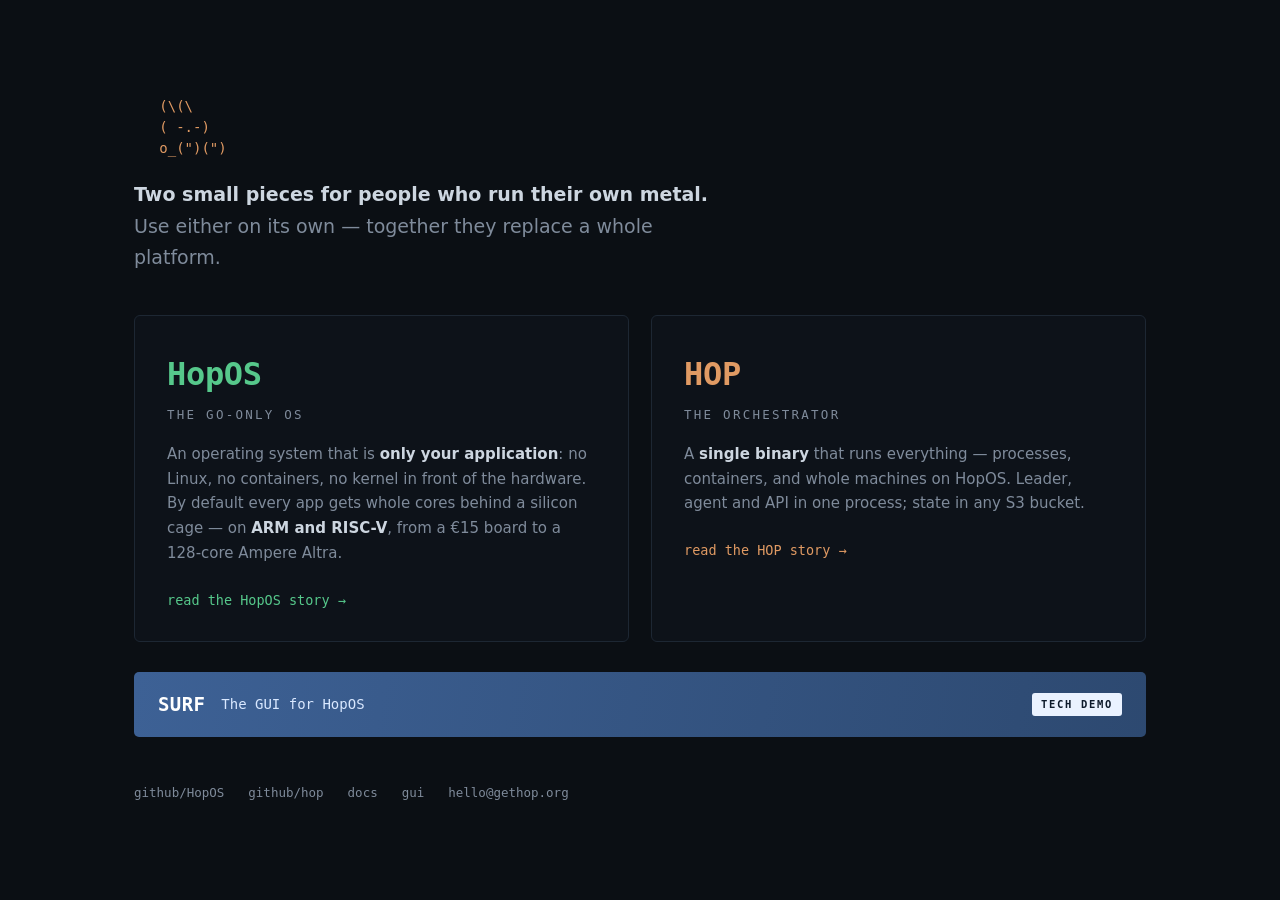
<file: index.html>
<!DOCTYPE html>
<html lang="en">
<head>
<meta charset="utf-8">
<meta name="viewport" content="width=device-width, initial-scale=1">
<title>gethop.org — HopOS, the Go-only OS · HOP, the orchestrator</title>
<meta name="description" content="Two small pieces for people who run their own metal: HopOS, an OS with no kernel between your app and the hardware — and HOP, a single-binary job orchestrator.">
<meta property="og:title" content="gethop.org — HopOS · HOP">
<meta property="og:description" content="HopOS: the Go-only OS, hardware isolation per app, on ARM and RISC-V. HOP: a single-binary orchestrator for processes, containers and whole machines.">
<meta property="og:url" content="https://gethop.org">
<meta property="og:type" content="website">
<link rel="icon" href="data:image/svg+xml,<svg xmlns=%22http://www.w3.org/2000/svg%22 viewBox=%220 0 100 100%22><text y=%22.9em%22 font-size=%2290%22>🐇</text></svg>">
<link rel="stylesheet" href="/style.css?v=6">
</head>
<body>

<main class="chooser">
  <div class="wrap">
    <div class="chooser-head">
      <pre>   (\(\
   ( -.-)
   o_(")(")</pre>
      <p><strong>Two small pieces for people who run their own metal.</strong> Use either on its own — together they replace a whole platform.</p>
    </div>
    <div class="doors">
      <a class="door door-hopos" href="/hopos/">
        <div class="name">HopOS</div>
        <div class="role">The Go-only OS</div>
        <p>An operating system that is <b>only your application</b>: no Linux, no containers, no kernel in front of the hardware. By default every app gets whole cores behind a silicon cage — on <b>ARM and RISC-V</b>, from a €15 board to a 128-core Ampere Altra.</p>
        <span class="go">read the HopOS story →</span>
      </a>
      <a class="door door-hop" href="/hop/">
        <div class="name">HOP</div>
        <div class="role">The orchestrator</div>
        <p>A <b>single binary</b> that runs everything — processes, containers, and whole machines on HopOS. Leader, agent and API in one process; state in any S3 bucket.</p>
        <span class="go">read the HOP story →</span>
      </a>
    </div>
    <a class="banner" href="/surf/">
      <span class="banner-name">SURF</span>
      <span class="banner-sub">The GUI for HopOS</span>
      <span class="badge">tech demo</span>
    </a>
    <div class="chooser-foot">
      <a href="https://github.com/xinix00/HopOS">github/HopOS</a>
      <a href="https://github.com/xinix00/hop">github/hop</a>
      <a href="/hopos/docs/">docs</a>
      <a href="https://gui.gethop.org">gui</a>
      <a href="mailto:hello@gethop.org">hello@gethop.org</a>
    </div>
  </div>
</main>

</body>
</html>
</file>
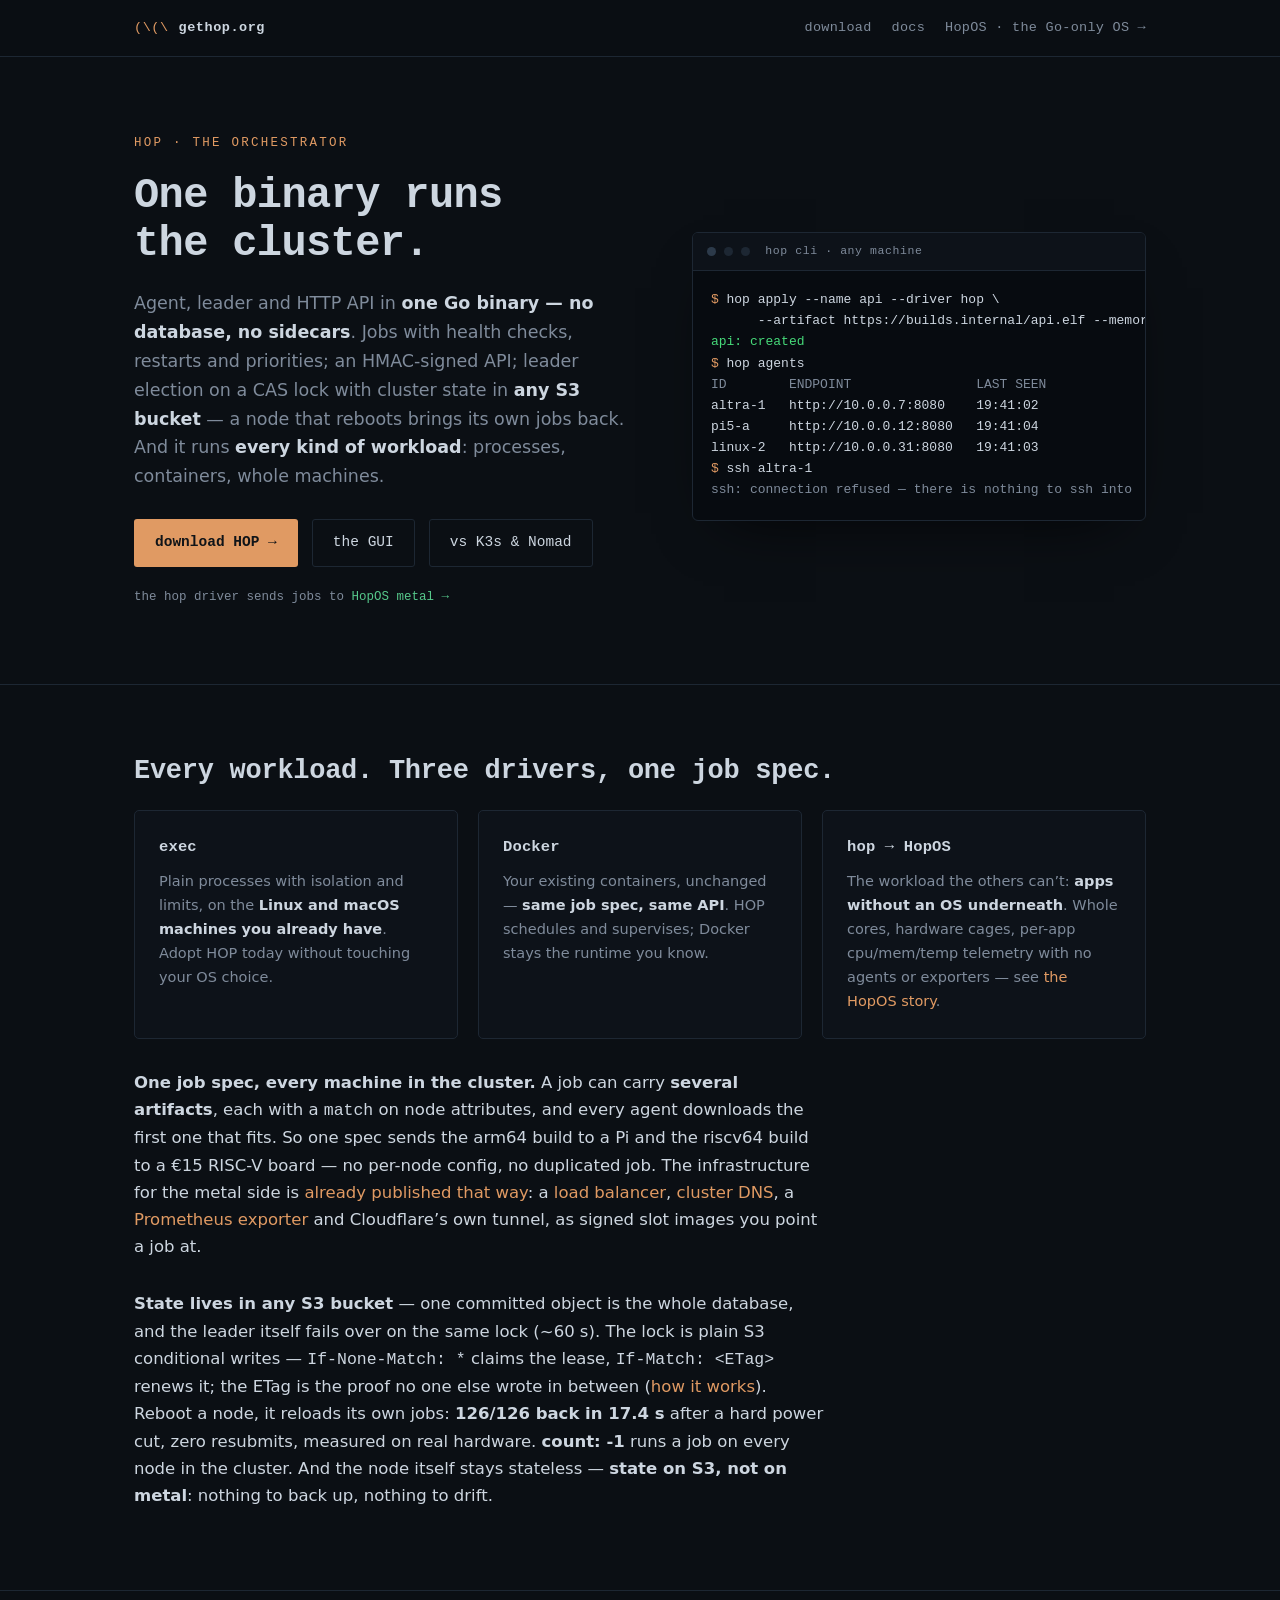
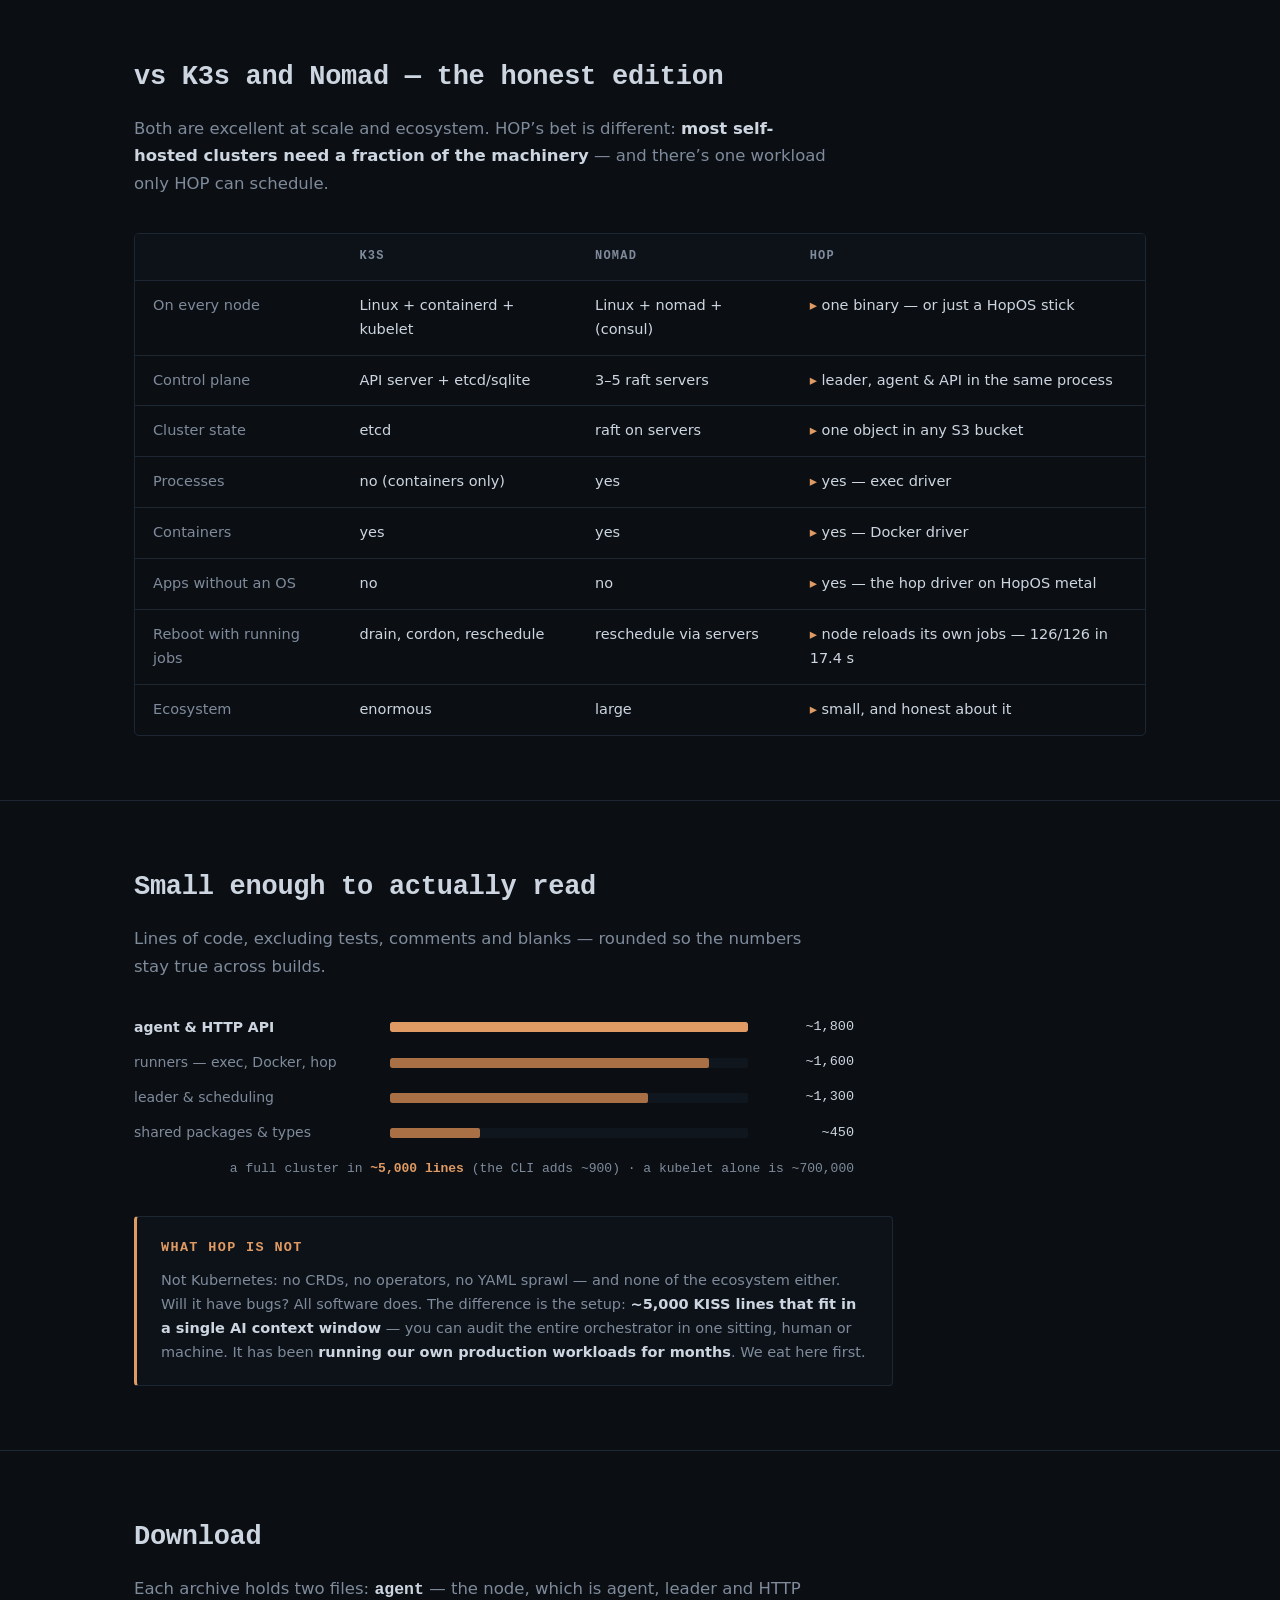
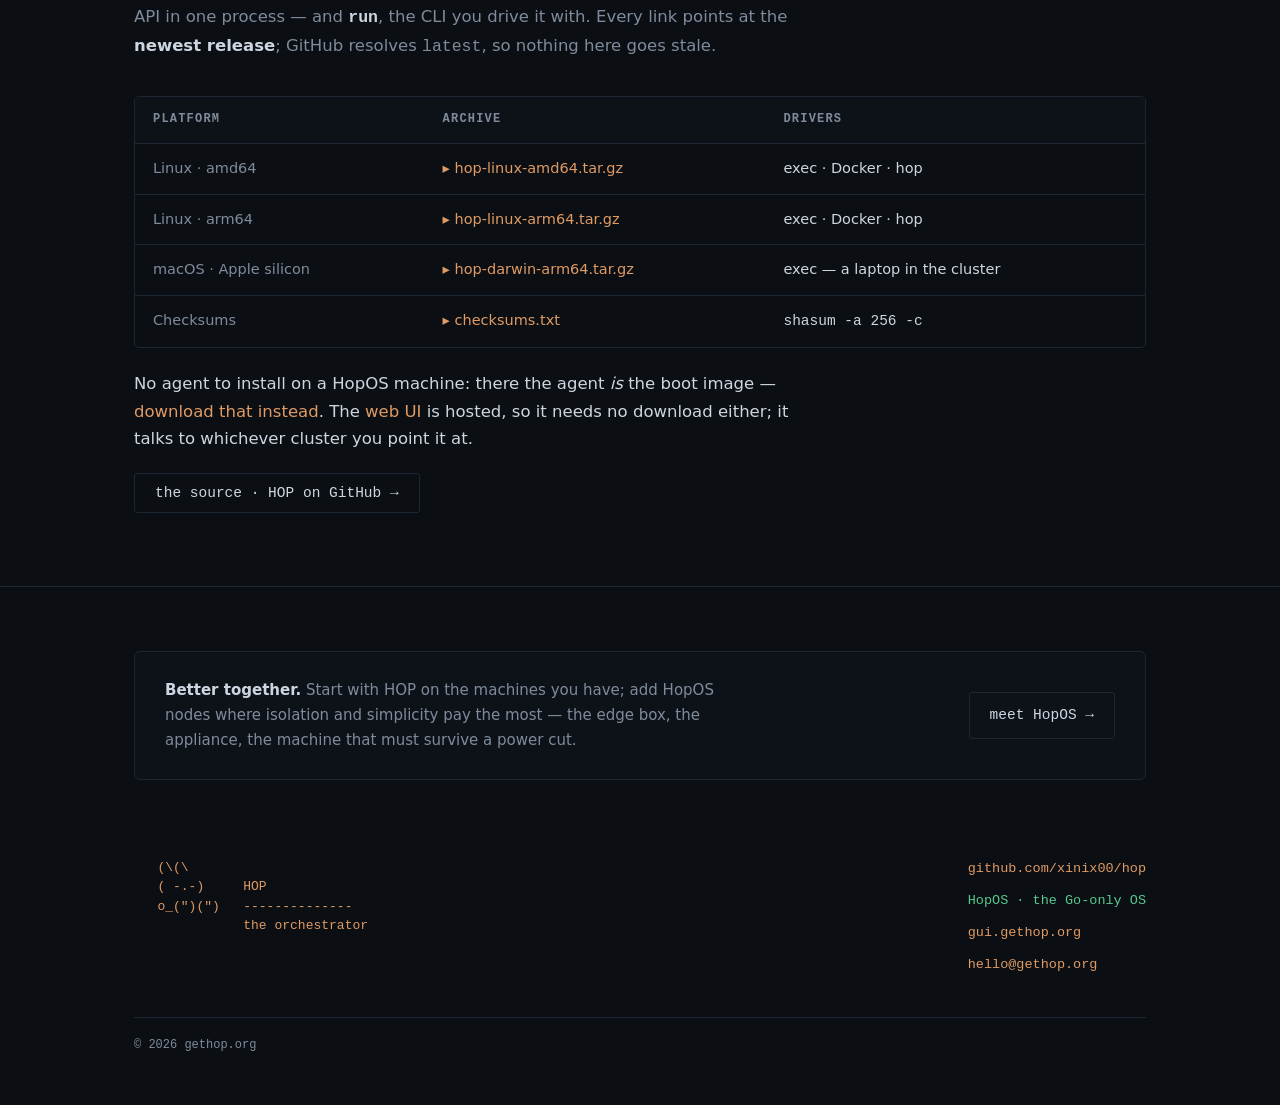
<file: hop/index.html>
<!DOCTYPE html>
<html lang="en">
<head>
<meta charset="utf-8">
<meta name="viewport" content="width=device-width, initial-scale=1">
<title>HOP — the orchestrator. One binary runs the cluster.</title>
<meta name="description" content="HOP: a single-binary job orchestrator. Processes, containers and whole machines; leader, agent and API in one process; cluster state in any S3 bucket.">
<meta property="og:title" content="HOP — the orchestrator">
<meta property="og:description" content="One binary runs the cluster: exec, Docker and bare-metal HopOS workloads. State in S3 — nodes reload their own jobs after a reboot.">
<meta property="og:url" content="https://gethop.org/hop/">
<meta property="og:type" content="website">
<link rel="icon" href="data:image/svg+xml,<svg xmlns=%22http://www.w3.org/2000/svg%22 viewBox=%220 0 100 100%22><text y=%22.9em%22 font-size=%2290%22>🐇</text></svg>">
<link rel="stylesheet" href="/style.css?v=6">
</head>
<body class="pg-hop">

<nav class="topbar">
  <div class="wrap topbar-in">
    <a class="brand" href="/"><span class="ears">(\(\</span> gethop.org</a>
    <input type="checkbox" id="menu" class="menu-box">
    <label for="menu" class="menu-btn" aria-label="menu">≡</label>
    <div class="topnav">
      <a href="#download">download</a>
      <a href="/hop/docs/">docs</a>
      <a class="other-hopos" href="/hopos/">HopOS · the Go-only OS →</a>
    </div>
  </div>
</nav>

<header class="hero">
  <div class="wrap hero-grid">
    <div>
      <p class="pg-mark">HOP · the orchestrator</p>
      <h1>One binary runs the cluster.</h1>
      <p class="lede">Agent, leader and HTTP API in <strong>one Go binary — no database, no sidecars</strong>. Jobs with health checks, restarts and priorities; an HMAC-signed API; leader election on a CAS lock with cluster state in <strong>any S3 bucket</strong> — a node that reboots brings its own jobs back. And it runs <strong>every kind of workload</strong>: processes, containers, whole machines.</p>
      <div class="cta-row">
        <a class="btn btn-primary" href="#download">download HOP →</a>
        <a class="btn btn-ghost" href="https://gui.gethop.org">the GUI</a>
        <a class="btn btn-ghost" href="#compare">vs K3s &amp; Nomad</a>
      </div>
      <p class="cross">the hop driver sends jobs to <a class="to-hopos" href="/hopos/">HopOS metal →</a></p>
    </div>
    <div class="term term-cli" aria-label="A HOP CLI session">
      <div class="term-bar"><span class="dot"></span><span class="dot"></span><span class="dot"></span>&nbsp;hop cli · any machine</div>
      <pre><span class="ps">$</span> hop apply --name api --driver hop \
      --artifact https://builds.internal/api.elf --memory 96M
<span class="out">api: created</span>
<span class="ps">$</span> hop agents
<span class="cmt">ID        ENDPOINT                LAST SEEN</span>
altra-1   http://10.0.0.7:8080    19:41:02
pi5-a     http://10.0.0.12:8080   19:41:04
linux-2   http://10.0.0.31:8080   19:41:03
<span class="ps">$</span> ssh altra-1
<span class="cmt">ssh: connection refused — there is nothing to ssh into</span></pre>
    </div>
  </div>
</header>

<section>
  <div class="wrap">
    <h2>Every workload. Three drivers, one job spec.</h2>
    <div class="cards">
      <div class="card">
        <h3>exec</h3>
        <p>Plain processes with isolation and limits, on the <b>Linux and macOS machines you already have</b>. Adopt HOP today without touching your OS choice.</p>
      </div>
      <div class="card">
        <h3>Docker</h3>
        <p>Your existing containers, unchanged — <b>same job spec, same API</b>. HOP schedules and supervises; Docker stays the runtime you know.</p>
      </div>
      <div class="card">
        <h3>hop → HopOS</h3>
        <p>The workload the others can’t: <b>apps without an OS underneath</b>. Whole cores, hardware cages, per-app cpu/mem/temp telemetry with no agents or exporters — see <a href="/hopos/">the HopOS story</a>.</p>
      </div>
    </div>
    <p style="margin-top: 30px;"><strong>One job spec, every machine in the cluster.</strong> A job can carry <strong>several artifacts</strong>, each with a <code>match</code> on node attributes, and every agent downloads the first one that fits. So one spec sends the arm64 build to a Pi and the riscv64 build to a €15 RISC-V board — no per-node config, no duplicated job. The infrastructure for the metal side is <a href="/hopos/#apps">already published that way</a>: a <a href="https://github.com/xinix00/hoplb">load balancer</a>, <a href="https://github.com/xinix00/hopdns">cluster DNS</a>, a <a href="https://github.com/xinix00/hopprom">Prometheus exporter</a> and Cloudflare’s own tunnel, as signed slot images you point a job at.</p>
    <p style="margin-top: 30px;"><strong>State lives in any S3 bucket</strong> — one committed object is the whole database, and the leader itself fails over on the same lock (~60 s). The lock is plain S3 conditional writes — <code>If-None-Match: *</code> claims the lease, <code>If-Match: &lt;ETag&gt;</code> renews it; the ETag is the proof no one else wrote in between (<a href="/hop/docs/#architecture">how it works</a>). Reboot a node, it reloads its own jobs: <strong>126/126 back in 17.4 s</strong> after a hard power cut, zero resubmits, measured on real hardware. <strong>count:&nbsp;-1</strong> runs a job on every node in the cluster. And the node itself stays stateless — <strong>state on S3, not on metal</strong>: nothing to back up, nothing to drift.</p>
  </div>
</section>

<section id="compare">
  <div class="wrap">
    <h2>vs K3s and Nomad — the honest edition</h2>
    <p class="section-lede">Both are excellent at scale and ecosystem. HOP’s bet is different: <strong>most self-hosted clusters need a fraction of the machinery</strong> — and there’s one workload only HOP can schedule.</p>
    <div class="tbl-wrap">
      <table>
        <thead><tr><th></th><th>K3s</th><th>Nomad</th><th>HOP</th></tr></thead>
        <tbody>
          <tr><td>On every node</td><td>Linux + containerd + kubelet</td><td>Linux + nomad + (consul)</td><td class="us">one binary — or just a HopOS stick</td></tr>
          <tr><td>Control plane</td><td>API server + etcd/sqlite</td><td>3–5 raft servers</td><td class="us">leader, agent &amp; API in the same process</td></tr>
          <tr><td>Cluster state</td><td>etcd</td><td>raft on servers</td><td class="us">one object in any S3 bucket</td></tr>
          <tr><td>Processes</td><td>no (containers only)</td><td>yes</td><td class="us">yes — exec driver</td></tr>
          <tr><td>Containers</td><td>yes</td><td>yes</td><td class="us">yes — Docker driver</td></tr>
          <tr><td>Apps without an OS</td><td>no</td><td>no</td><td class="us">yes — the hop driver on HopOS metal</td></tr>
          <tr><td>Reboot with running jobs</td><td>drain, cordon, reschedule</td><td>reschedule via servers</td><td class="us">node reloads its own jobs — 126/126 in 17.4 s</td></tr>
          <tr><td>Ecosystem</td><td>enormous</td><td>large</td><td class="us">small, and honest about it</td></tr>
        </tbody>
      </table>
    </div>
  </div>
</section>

<section>
  <div class="wrap">
    <h2>Small enough to actually read</h2>
    <p class="section-lede">Lines of code, excluding tests, comments and blanks — rounded so the numbers stay true across builds.</p>
    <div class="ladder" role="img" aria-label="HOP code size per component, in lines">
      <div class="rung"><span class="lbl"><b>agent &amp; HTTP API</b></span><span class="bar"><i style="width:100%"></i></span><span class="n">~1,800</span></div>
      <div class="rung"><span class="lbl">runners — exec, Docker, hop</span><span class="bar"><i style="width:89%"></i></span><span class="n">~1,600</span></div>
      <div class="rung"><span class="lbl">leader &amp; scheduling</span><span class="bar"><i style="width:72%"></i></span><span class="n">~1,300</span></div>
      <div class="rung"><span class="lbl">shared packages &amp; types</span><span class="bar"><i style="width:25%"></i></span><span class="n">~450</span></div>
    </div>
    <p class="ladder-sub">a full cluster in <b>~5,000 lines</b> (the CLI adds ~900) · a kubelet alone is ~700,000</p>
    <div class="honest">
      <h3>What HOP is not</h3>
      <p>Not Kubernetes: no CRDs, no operators, no YAML sprawl — and none of the ecosystem either. Will it have bugs? All software does. The difference is the setup: <b>~5,000 KISS lines that fit in a single AI context window</b> — you can audit the entire orchestrator in one sitting, human or machine. It has been <b>running our own production workloads for months</b>. We eat here first.</p>
    </div>
  </div>
</section>

<section id="download">
  <div class="wrap">
    <h2>Download</h2>
    <p class="section-lede">Each archive holds two files: <strong><code>agent</code></strong> — the node, which is agent, leader and HTTP API in one process — and <strong><code>run</code></strong>, the CLI you drive it with. Every link points at the <strong>newest release</strong>; GitHub resolves <code>latest</code>, so nothing here goes stale.</p>
    <div class="tbl-wrap">
      <table style="min-width: 560px;">
        <thead><tr><th>Platform</th><th>Archive</th><th>Drivers</th></tr></thead>
        <tbody>
          <tr>
            <td>Linux · amd64</td>
            <td class="us"><a href="https://github.com/xinix00/hop/releases/latest/download/hop-linux-amd64.tar.gz">hop-linux-amd64.tar.gz</a></td>
            <td>exec · Docker · hop</td>
          </tr>
          <tr>
            <td>Linux · arm64</td>
            <td class="us"><a href="https://github.com/xinix00/hop/releases/latest/download/hop-linux-arm64.tar.gz">hop-linux-arm64.tar.gz</a></td>
            <td>exec · Docker · hop</td>
          </tr>
          <tr>
            <td>macOS · Apple silicon</td>
            <td class="us"><a href="https://github.com/xinix00/hop/releases/latest/download/hop-darwin-arm64.tar.gz">hop-darwin-arm64.tar.gz</a></td>
            <td>exec — a laptop in the cluster</td>
          </tr>
          <tr>
            <td>Checksums</td>
            <td class="us"><a href="https://github.com/xinix00/hop/releases/latest/download/checksums.txt">checksums.txt</a></td>
            <td><code>shasum -a 256 -c</code></td>
          </tr>
        </tbody>
      </table>
    </div>
    <p style="margin-top: 22px;">No agent to install on a HopOS machine: there the agent <em>is</em> the boot image — <a href="/hopos/#download">download that instead</a>. The <a href="https://gui.gethop.org">web UI</a> is hosted, so it needs no download either; it talks to whichever cluster you point it at.</p>
    <p style="margin-top: 26px;"><a class="btn btn-ghost" href="https://github.com/xinix00/hop">the source · HOP on GitHub →</a></p>
  </div>
</section>

<section style="border-bottom: 0; padding-bottom: 24px;">
  <div class="wrap">
    <div class="together">
      <p><b>Better together.</b> Start with HOP on the machines you have; add HopOS nodes where isolation and simplicity pay the most — the edge box, the appliance, the machine that must survive a power cut.</p>
      <a class="btn btn-ghost" href="/hopos/" style="--acc-dim: var(--leaf-dim)">meet HopOS →</a>
    </div>
  </div>
</section>

<footer>
  <div class="wrap foot-grid">
    <pre>   (\(\
   ( -.-)     HOP
   o_(")(")   --------------
              the orchestrator</pre>
    <div class="foot-links">
      <a class="l-hop" href="https://github.com/xinix00/hop">github.com/xinix00/hop</a>
      <a class="l-hopos" href="/hopos/">HopOS · the Go-only OS</a>
      <a href="https://gui.gethop.org">gui.gethop.org</a>
      <a href="mailto:hello@gethop.org">hello@gethop.org</a>
    </div>
  </div>
  <div class="wrap"><p class="foot-copy">© 2026 gethop.org</p></div>
</footer>

</body>
</html>
</file>
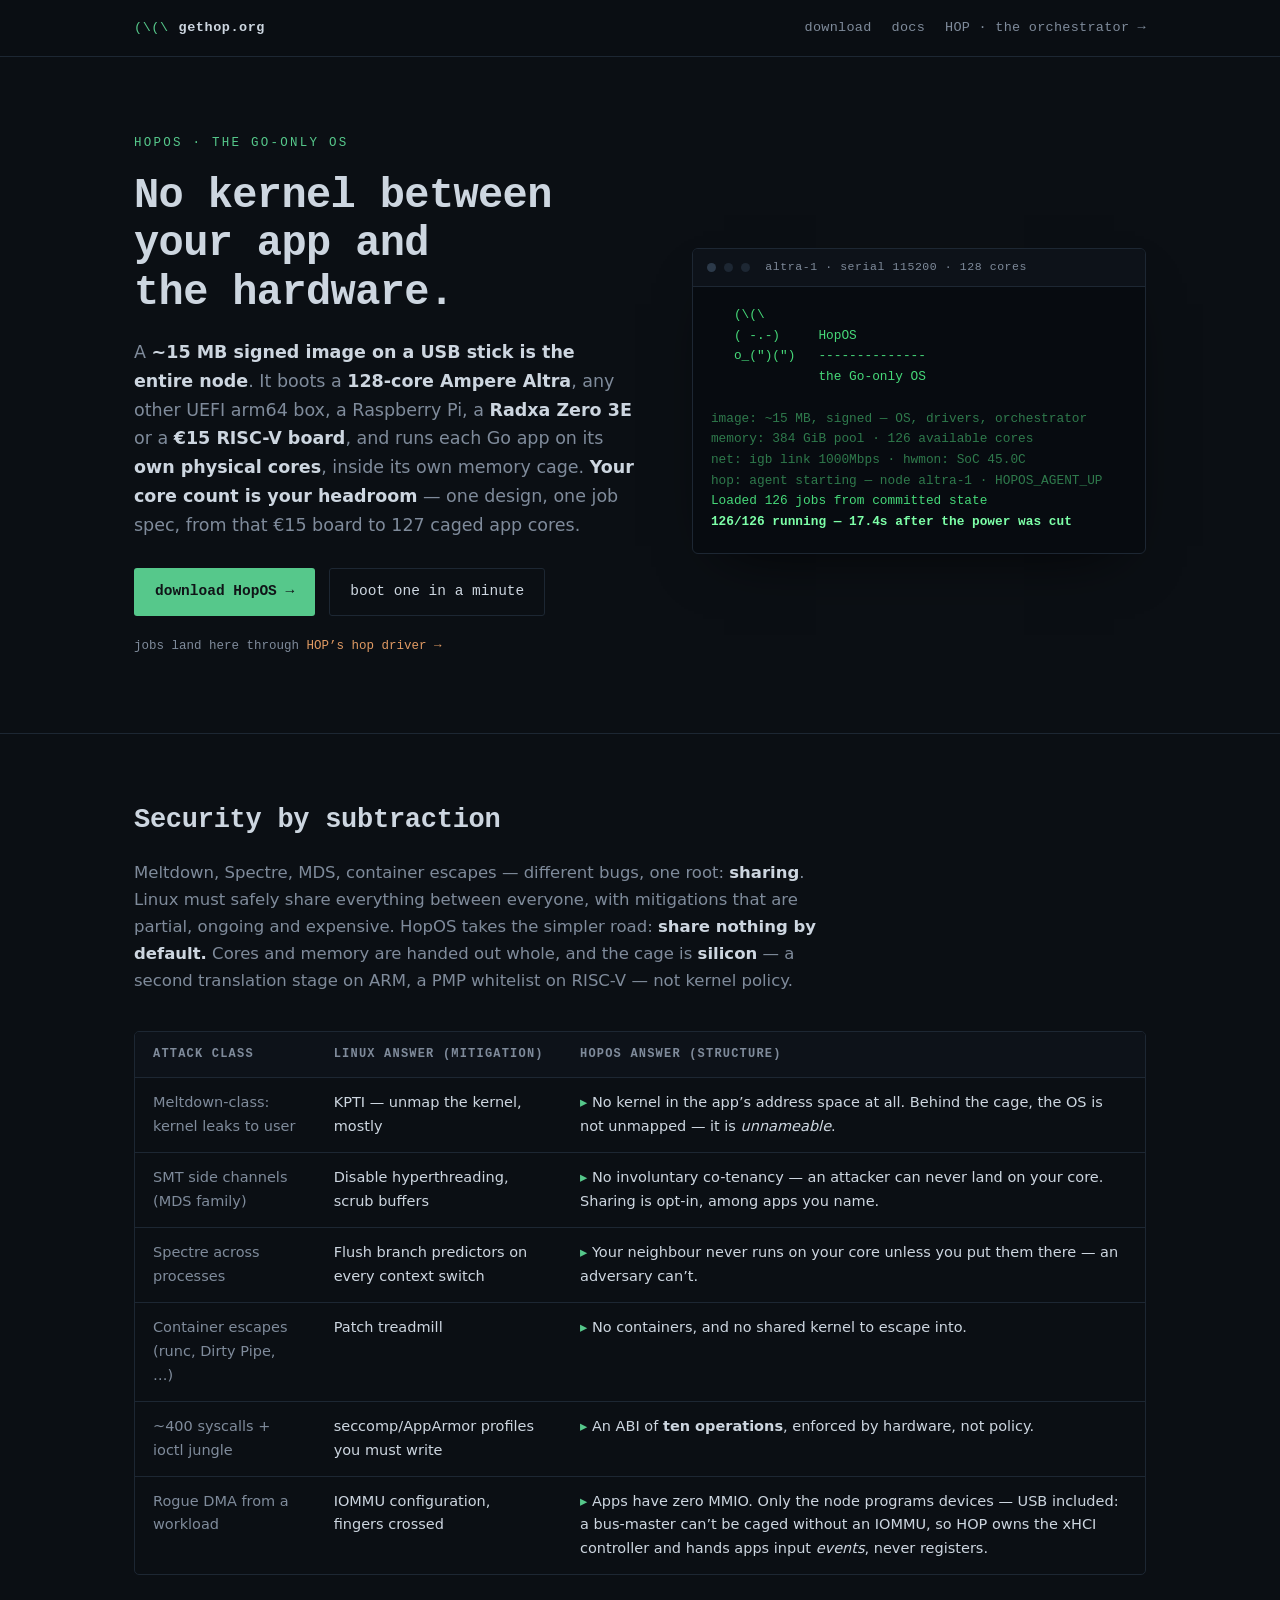
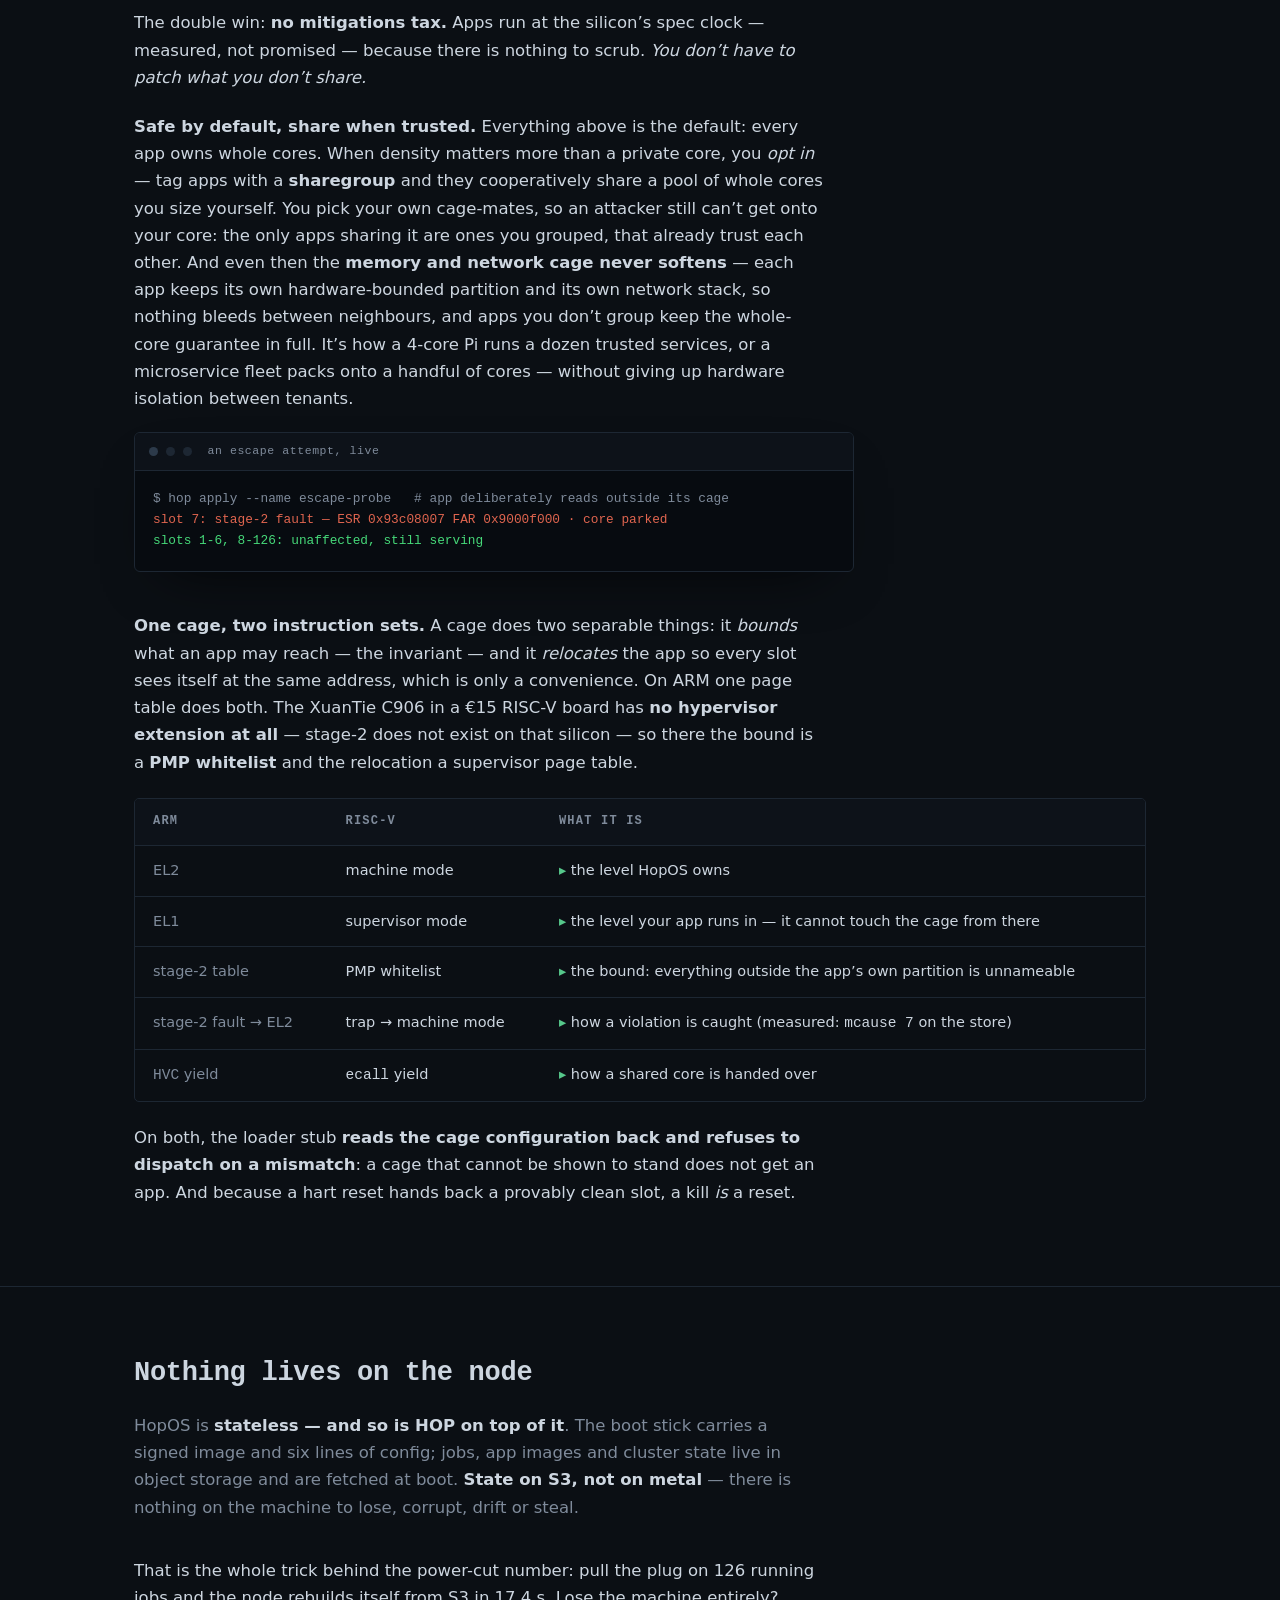
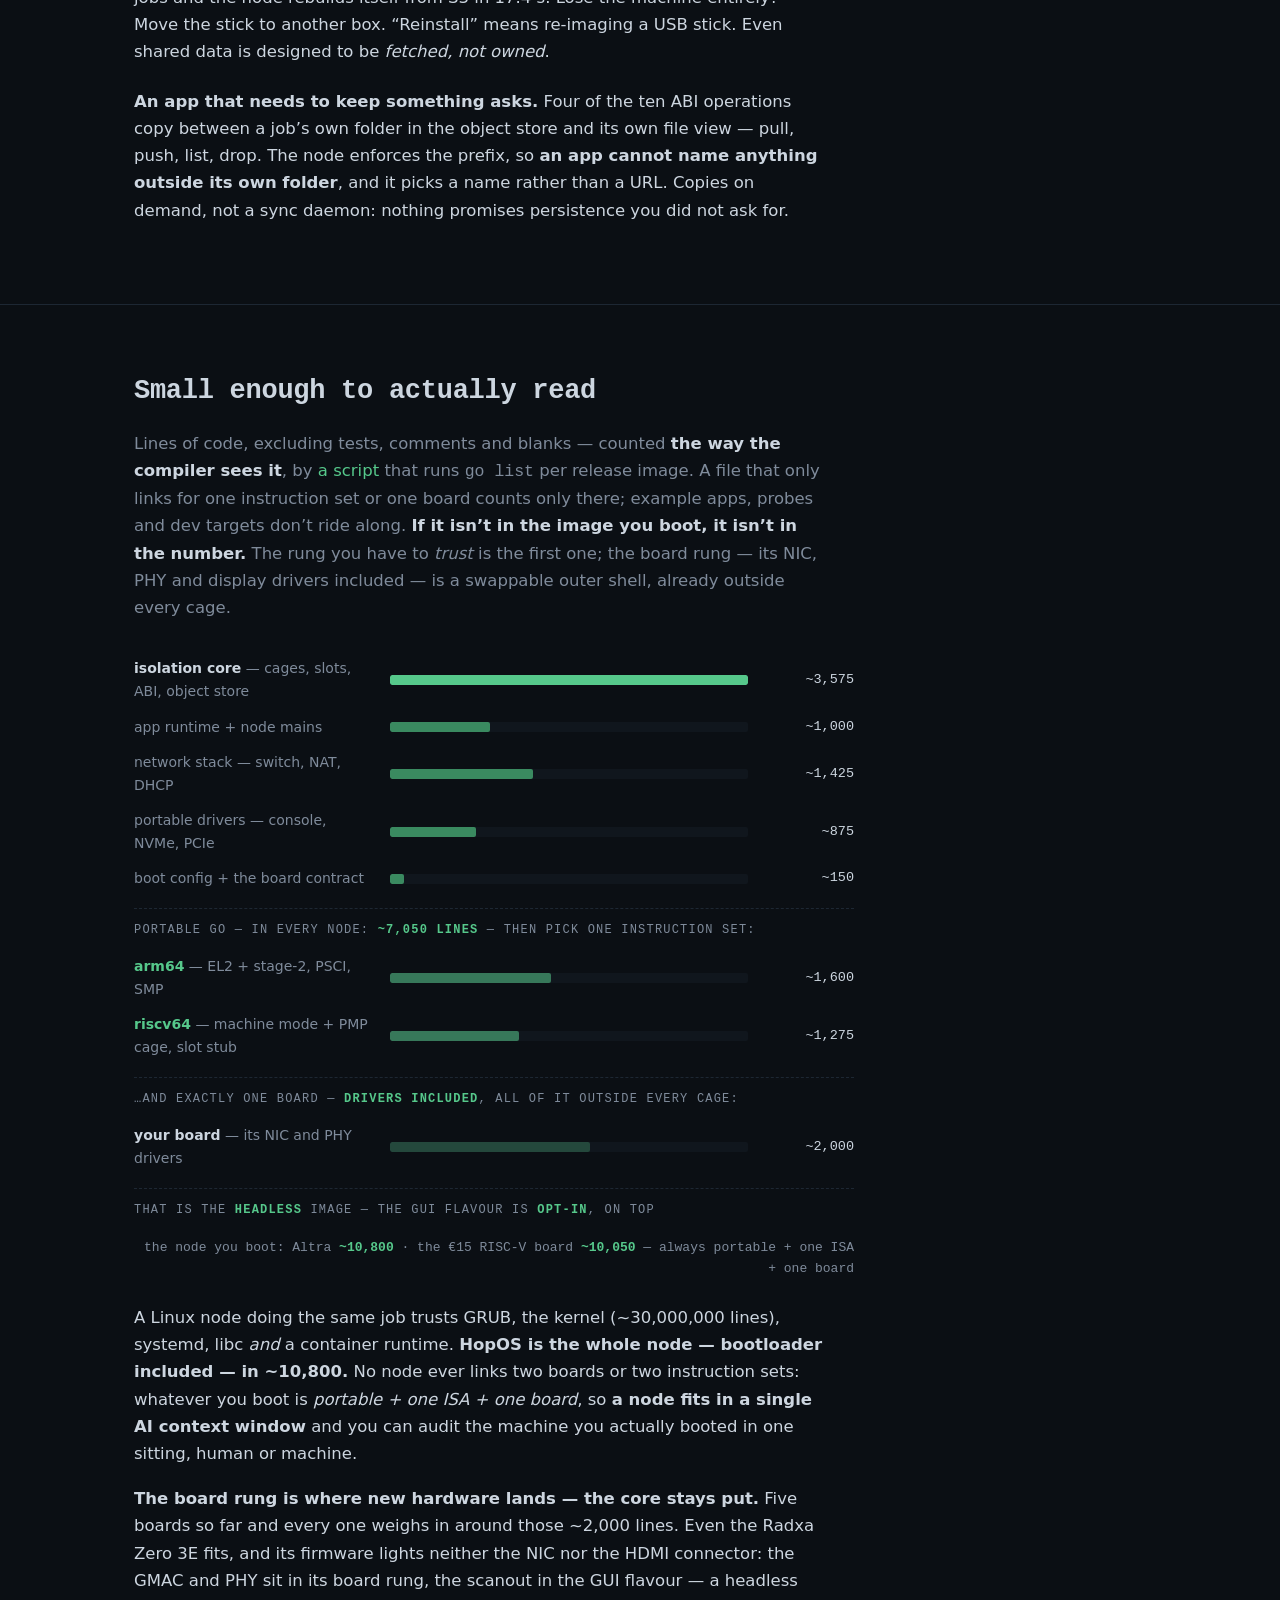
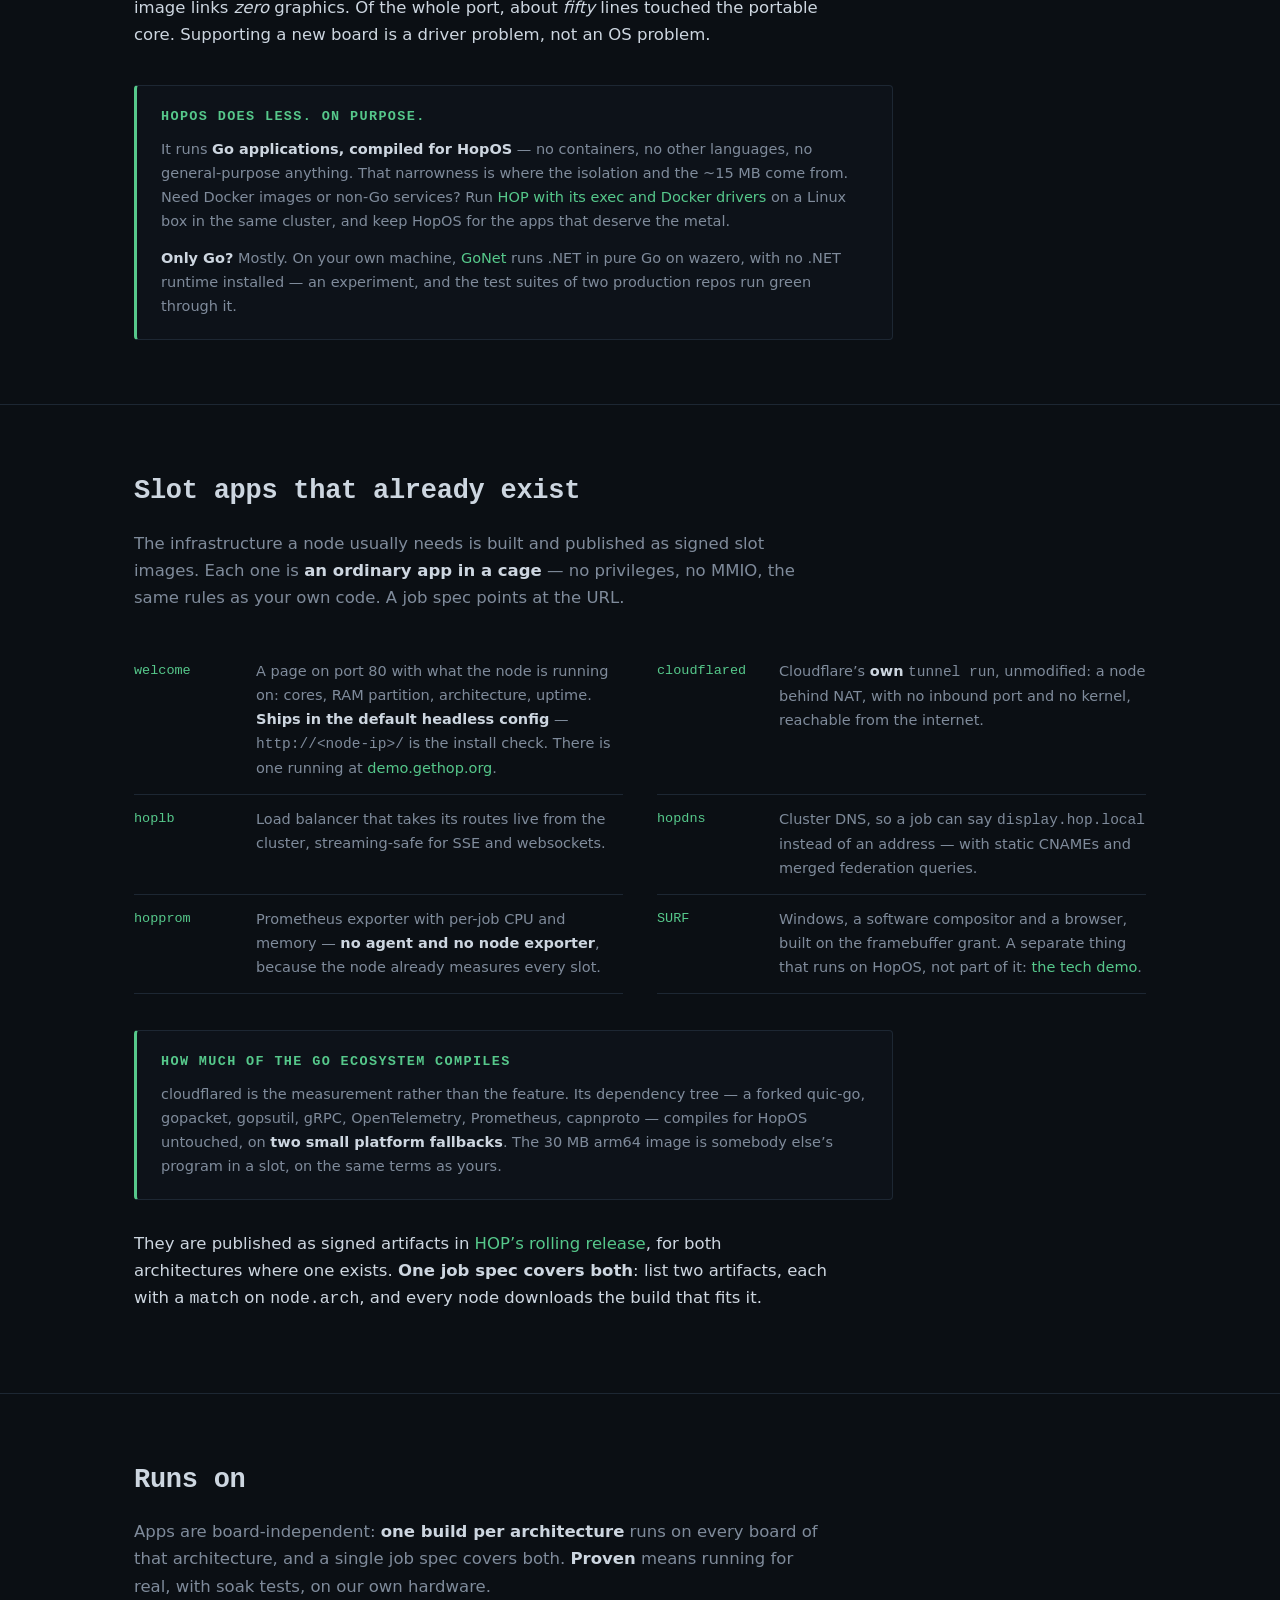
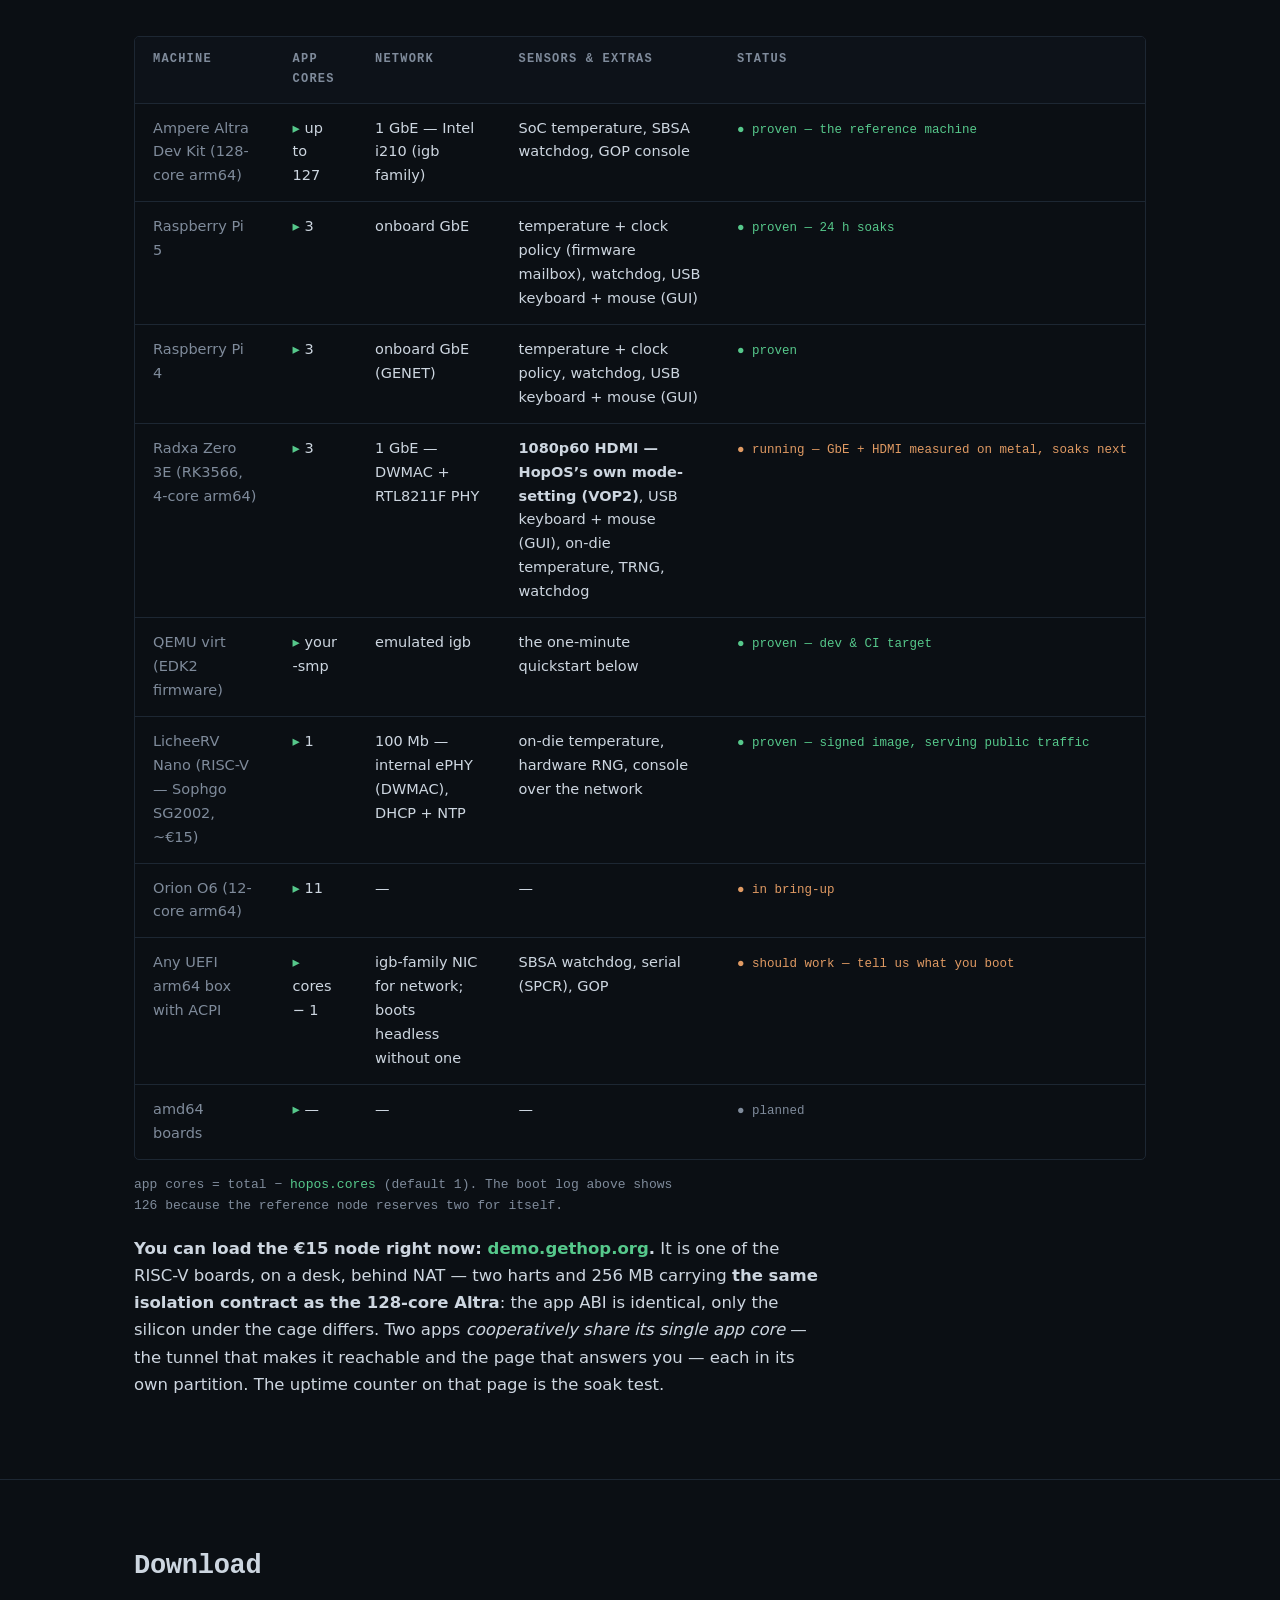
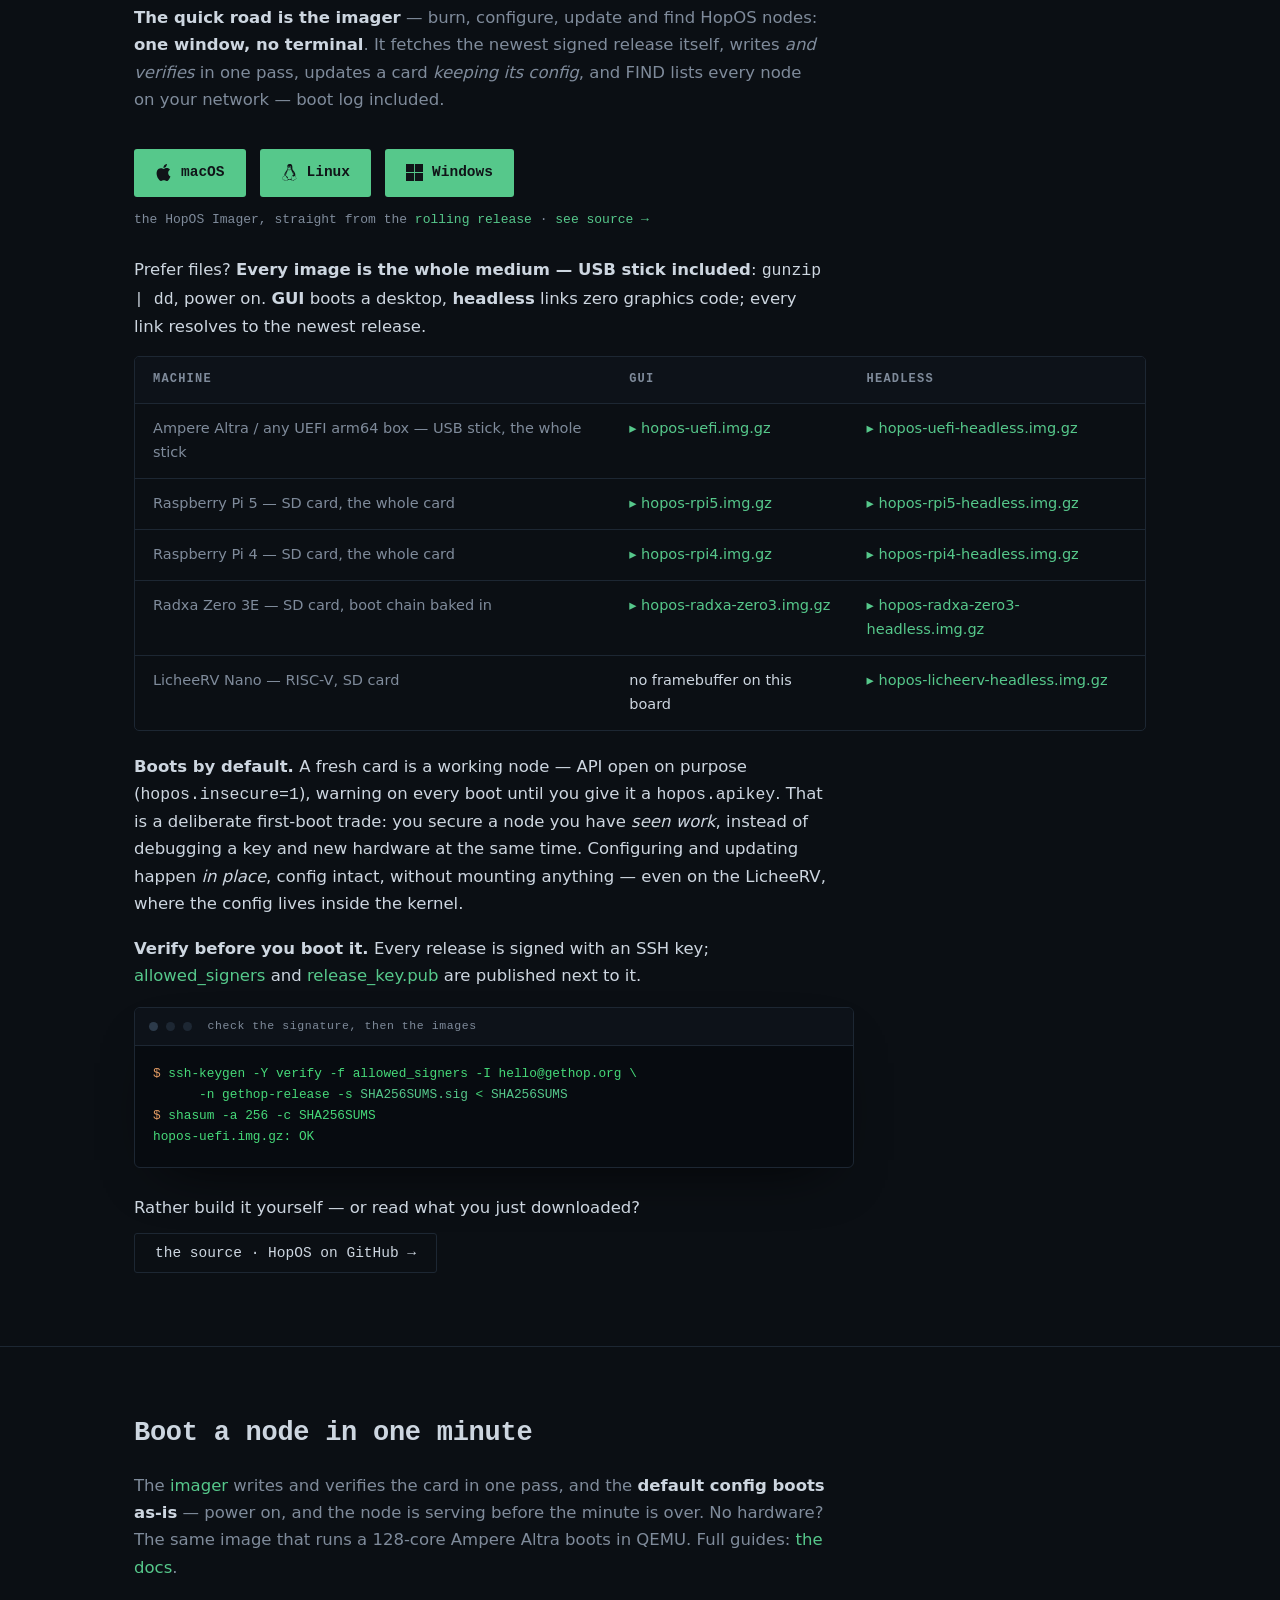
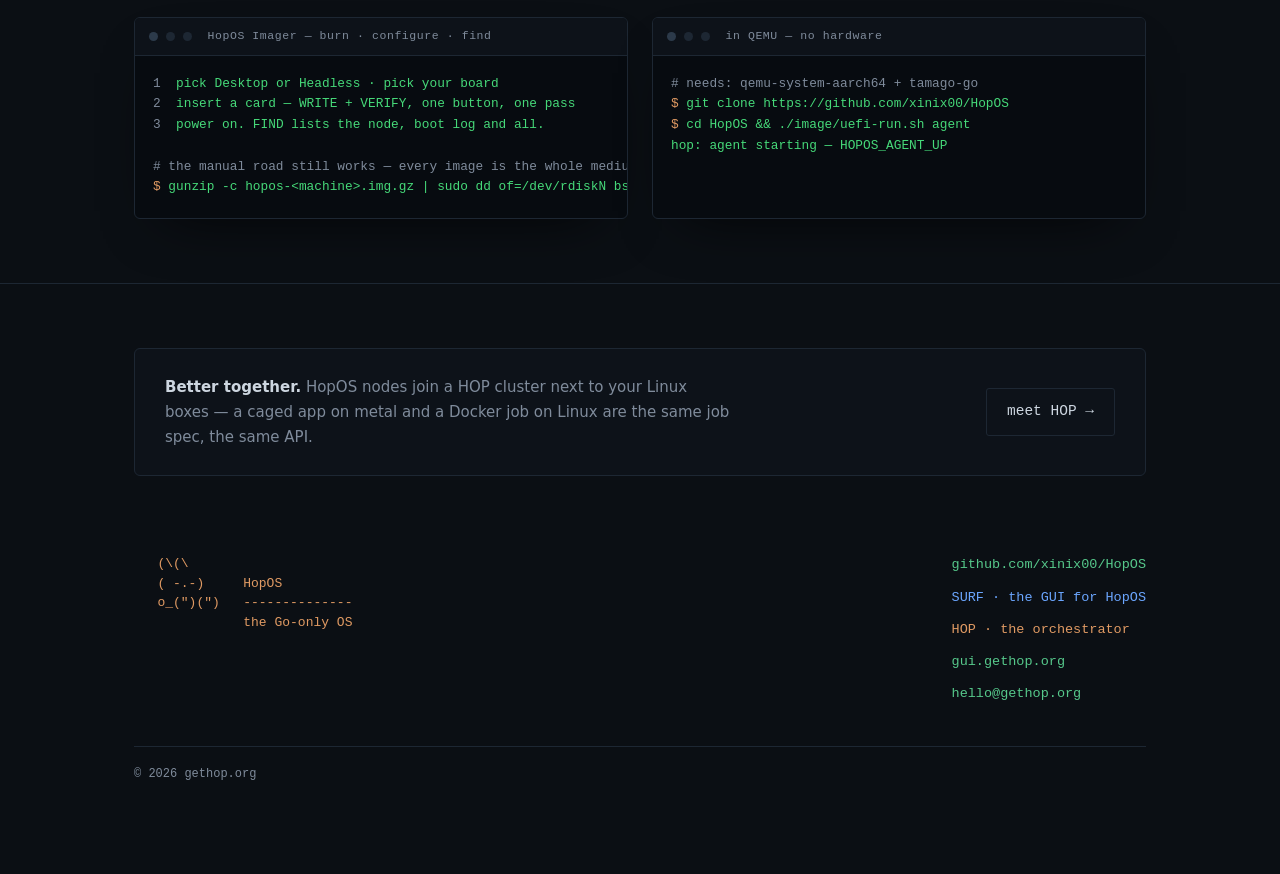
<file: hopos/index.html>
<!DOCTYPE html>
<html lang="en">
<head>
<meta charset="utf-8">
<meta name="viewport" content="width=device-width, initial-scale=1">
<title>HopOS — the Go-only OS. No kernel between your app and the hardware.</title>
<meta name="description" content="HopOS: a ~15 MB signed image is the entire node. No Linux. Every Go app runs on its own physical cores behind a hardware cage, on ARM and RISC-V — security by subtraction.">
<meta property="og:title" content="HopOS — the Go-only OS">
<meta property="og:description" content="No kernel between your app and the hardware. Your core count is your headroom — from a €15 RISC-V board to a 128-core Ampere Altra.">
<meta property="og:url" content="https://gethop.org/hopos/">
<meta property="og:type" content="website">
<link rel="icon" href="data:image/svg+xml,<svg xmlns=%22http://www.w3.org/2000/svg%22 viewBox=%220 0 100 100%22><text y=%22.9em%22 font-size=%2290%22>🐇</text></svg>">
<link rel="stylesheet" href="/style.css?v=6">
</head>
<body class="pg-hopos">

<nav class="topbar">
  <div class="wrap topbar-in">
    <a class="brand" href="/"><span class="ears">(\(\</span> gethop.org</a>
    <input type="checkbox" id="menu" class="menu-box">
    <label for="menu" class="menu-btn" aria-label="menu">≡</label>
    <div class="topnav">
      <a href="#download">download</a>
      <a href="/hopos/docs/">docs</a>
      <a class="other-hop" href="/hop/">HOP · the orchestrator →</a>
    </div>
  </div>
</nav>

<header class="hero">
  <div class="wrap hero-grid">
    <div>
      <p class="pg-mark">HopOS · the Go-only OS</p>
      <h1>No kernel between your app and the hardware.</h1>
      <p class="lede">A <strong>~15 MB signed image on a USB stick is the entire node</strong>. It boots a <strong>128-core Ampere Altra</strong>, any other UEFI arm64 box, a Raspberry Pi, a <strong>Radxa Zero 3E</strong> or a <strong>€15 RISC-V board</strong>, and runs each Go app on its <strong>own physical cores</strong>, inside its own memory cage. <strong>Your core count is your headroom</strong> — one design, one job spec, from that €15 board to 127 caged app cores.</p>
      <div class="cta-row">
        <a class="btn btn-primary" href="#download">download HopOS →</a>
        <a class="btn btn-ghost" href="#quickstart">boot one in a minute</a>
      </div>
      <p class="cross">jobs land here through <a class="to-hop" href="/hop/">HOP’s hop driver →</a></p>
    </div>
    <div class="term" aria-label="Boot log of a real HopOS node">
      <div class="term-bar"><span class="dot"></span><span class="dot"></span><span class="dot"></span>&nbsp;altra-1 · serial 115200 · 128 cores</div>
      <pre><span class="boot-line" style="animation-delay:.2s">   (\(\</span>
<span class="boot-line" style="animation-delay:.2s">   ( -.-)     HopOS</span>
<span class="boot-line" style="animation-delay:.2s">   o_(")(")   --------------</span>
<span class="boot-line" style="animation-delay:.2s">              the Go-only OS</span>
<span class="boot-line" style="animation-delay:.9s"> </span>
<span class="boot-line dim" style="animation-delay:.9s">image: ~15 MB, signed — OS, drivers, orchestrator</span>
<span class="boot-line dim" style="animation-delay:1.4s">memory: 384 GiB pool · 126 available cores</span>
<span class="boot-line dim" style="animation-delay:1.9s">net: igb link 1000Mbps · hwmon: SoC 45.0C</span>
<span class="boot-line dim" style="animation-delay:2.4s">hop: agent starting — node altra-1 · HOPOS_AGENT_UP</span>
<span class="boot-line" style="animation-delay:3.1s">Loaded 126 jobs from committed state</span>
<span class="boot-line hi" style="animation-delay:3.9s">126/126 running — 17.4s after the power was cut</span></pre>
    </div>
  </div>
</header>

<section>
  <div class="wrap">
    <h2>Security by subtraction</h2>
    <p class="section-lede">Meltdown, Spectre, MDS, container escapes — different bugs, one root: <strong>sharing</strong>. Linux must safely share everything between everyone, with mitigations that are partial, ongoing and expensive. HopOS takes the simpler road: <strong>share nothing by default.</strong> Cores and memory are handed out whole, and the cage is <strong>silicon</strong> — a second translation stage on ARM, a PMP whitelist on RISC-V — not kernel policy.</p>
    <div class="tbl-wrap">
      <table>
        <thead><tr><th>Attack class</th><th>Linux answer (mitigation)</th><th>HopOS answer (structure)</th></tr></thead>
        <tbody>
          <tr><td>Meltdown-class: kernel leaks to user</td><td>KPTI — unmap the kernel, mostly</td><td class="us">No kernel in the app’s address space at all. Behind the cage, the OS is not unmapped — it is <em>unnameable</em>.</td></tr>
          <tr><td>SMT side channels (MDS family)</td><td>Disable hyperthreading, scrub buffers</td><td class="us">No involuntary co-tenancy — an attacker can never land on your core. Sharing is opt-in, among apps you name.</td></tr>
          <tr><td>Spectre across processes</td><td>Flush branch predictors on every context switch</td><td class="us">Your neighbour never runs on your core unless you put them there — an adversary can’t.</td></tr>
          <tr><td>Container escapes (runc, Dirty&nbsp;Pipe, …)</td><td>Patch treadmill</td><td class="us">No containers, and no shared kernel to escape into.</td></tr>
          <tr><td>~400 syscalls + ioctl jungle</td><td>seccomp/AppArmor profiles you must write</td><td class="us">An ABI of <strong>ten operations</strong>, enforced by hardware, not policy.</td></tr>
          <tr><td>Rogue DMA from a workload</td><td>IOMMU configuration, fingers crossed</td><td class="us">Apps have zero MMIO. Only the node programs devices — USB included: a bus-master can’t be caged without an IOMMU, so HOP owns the xHCI controller and hands apps input <em>events</em>, never registers.</td></tr>
        </tbody>
      </table>
    </div>
    <p style="margin-top: 34px;">The double win: <strong>no mitigations tax.</strong> Apps run at the silicon’s spec clock — measured, not promised — because there is nothing to scrub. <em>You don’t have to patch what you don’t share.</em></p>
    <p style="margin-top: 22px;"><strong>Safe by default, share when trusted.</strong> Everything above is the default: every app owns whole cores. When density matters more than a private core, you <em>opt in</em> — tag apps with a <strong>sharegroup</strong> and they cooperatively share a pool of whole cores you size yourself. You pick your own cage-mates, so an attacker still can’t get onto your core: the only apps sharing it are ones you grouped, that already trust each other. And even then the <strong>memory and network cage never softens</strong> — each app keeps its own hardware-bounded partition and its own network stack, so nothing bleeds between neighbours, and apps you don’t group keep the whole-core guarantee in full. It’s how a 4-core Pi runs a dozen trusted services, or a microservice fleet packs onto a handful of cores — without giving up hardware isolation between tenants.</p>
    <div class="term" style="max-width: 720px; margin-top: 20px;">
      <div class="term-bar"><span class="dot"></span><span class="dot"></span><span class="dot"></span>&nbsp;an escape attempt, live</div>
      <pre><span class="cmt">$ hop apply --name escape-probe   # app deliberately reads outside its cage</span>
<span class="fault">slot 7: stage-2 fault — ESR 0x93c08007 FAR 0x9000f000 · core parked</span>
<span>slots 1-6, 8-126: unaffected, still serving</span></pre>
    </div>

    <p style="margin-top: 40px;"><strong>One cage, two instruction sets.</strong> A cage does two separable things: it <em>bounds</em> what an app may reach — the invariant — and it <em>relocates</em> the app so every slot sees itself at the same address, which is only a convenience. On ARM one page table does both. The XuanTie C906 in a €15 RISC-V board has <strong>no hypervisor extension at all</strong> — stage-2 does not exist on that silicon — so there the bound is a <strong>PMP whitelist</strong> and the relocation a supervisor page table.</p>
    <div class="tbl-wrap" style="margin-top: 22px;">
      <table style="min-width: 520px;">
        <thead><tr><th>ARM</th><th>RISC-V</th><th>What it is</th></tr></thead>
        <tbody>
          <tr><td>EL2</td><td>machine mode</td><td class="us">the level HopOS owns</td></tr>
          <tr><td>EL1</td><td>supervisor mode</td><td class="us">the level your app runs in — it cannot touch the cage from there</td></tr>
          <tr><td>stage-2 table</td><td>PMP whitelist</td><td class="us">the bound: everything outside the app’s own partition is unnameable</td></tr>
          <tr><td>stage-2 fault → EL2</td><td>trap → machine mode</td><td class="us">how a violation is caught (measured: <code>mcause 7</code> on the store)</td></tr>
          <tr><td><code>HVC</code> yield</td><td><code>ecall</code> yield</td><td class="us">how a shared core is handed over</td></tr>
        </tbody>
      </table>
    </div>
    <p style="margin-top: 22px;">On both, the loader stub <strong>reads the cage configuration back and refuses to dispatch on a mismatch</strong>: a cage that cannot be shown to stand does not get an app. And because a hart reset hands back a provably clean slot, a kill <em>is</em> a reset.</p>
  </div>
</section>

<section>
  <div class="wrap">
    <h2>Nothing lives on the node</h2>
    <p class="section-lede">HopOS is <strong>stateless — and so is HOP on top of it</strong>. The boot stick carries a signed image and six lines of config; jobs, app images and cluster state live in object storage and are fetched at boot. <strong>State on S3, not on metal</strong> — there is nothing on the machine to lose, corrupt, drift or steal.</p>
    <p>That is the whole trick behind the power-cut number: pull the plug on 126 running jobs and the node rebuilds itself from S3 in 17.4&nbsp;s. Lose the machine entirely? Move the stick to another box. “Reinstall” means re-imaging a USB stick. Even shared data is designed to be <em>fetched, not owned</em>.</p>
    <p style="margin-top: 22px;"><strong>An app that needs to keep something asks.</strong> Four of the ten ABI operations copy between a job’s own folder in the object store and its own file view — pull, push, list, drop. The node enforces the prefix, so <strong>an app cannot name anything outside its own folder</strong>, and it picks a name rather than a URL. Copies on demand, not a sync daemon: nothing promises persistence you did not ask for.</p>
  </div>
</section>

<section id="loc">
  <div class="wrap">
    <h2>Small enough to actually read</h2>
    <p class="section-lede">Lines of code, excluding tests, comments and blanks — counted <strong>the way the compiler sees it</strong>, by <a href="https://github.com/xinix00/HopOS/blob/main/tools/loc.go">a script</a> that runs <code>go list</code> per release image. A file that only links for one instruction set or one board counts only there; example apps, probes and dev targets don’t ride along. <strong>If it isn’t in the image you boot, it isn’t in the number.</strong> The rung you have to <em>trust</em> is the first one; the board rung — its NIC, PHY and display drivers included — is a swappable outer shell, already outside every cage.</p>
    <div class="ladder" role="img" aria-label="HopOS code size in lines: portable layers, then one instruction set, then one board">
      <div class="rung"><span class="lbl"><b>isolation core</b> — cages, slots, ABI, object store</span><span class="bar"><i style="width:100%"></i></span><span class="n">~3,575</span></div>
      <div class="rung"><span class="lbl">app runtime + node mains</span><span class="bar"><i style="width:28%"></i></span><span class="n">~1,000</span></div>
      <div class="rung"><span class="lbl">network stack — switch, NAT, DHCP</span><span class="bar"><i style="width:40%"></i></span><span class="n">~1,425</span></div>
      <div class="rung"><span class="lbl">portable drivers — console, NVMe, PCIe</span><span class="bar"><i style="width:24%"></i></span><span class="n">~875</span></div>
      <div class="rung"><span class="lbl">boot config + the board contract</span><span class="bar"><i style="width:4%"></i></span><span class="n">~150</span></div>
      <div class="rung-split">portable Go — in every node: <b>~7,050 lines</b> — then pick one instruction set:</div>
      <div class="rung rung-arch"><span class="lbl"><b>arm64</b> — EL2 + stage-2, PSCI, SMP</span><span class="bar"><i style="width:45%"></i></span><span class="n">~1,600</span></div>
      <div class="rung rung-arch"><span class="lbl"><b>riscv64</b> — machine mode + PMP cage, slot stub</span><span class="bar"><i style="width:36%"></i></span><span class="n">~1,275</span></div>
      <div class="rung-split">…and exactly one board — <b>drivers included</b>, all of it outside every cage:</div>
      <!-- Afspraak: boards krijgen GEEN eigen rij — een board weegt ~2.000
           regels en dat getal hanteren we hier, anders groeit deze ladder
           per bord. De echte nummers per board, uit `go run tools/loc.go`
           (HopOS-repo, cwd metal/), op v1.10.2:
             uefi/Altra 2.127 · rpi5 2.304 · rpi4 1.871 · rk3566 2.234 · licheerv 1.706
           De gui-smaak telt apart en is sinds v1.10 fors door de USB-invoer:
           +2.011 gedeeld (fbgrant + xHCI/DWC3/HID), board-bedrading
           +937 rk3566 (scanout) · +401 rpi4 · +13 rpi5. Volledige
           tabel: docs/technical/isolation.md. -->
      <div class="rung rung-board"><span class="lbl"><b>your board</b> — its NIC and PHY drivers</span><span class="bar"><i style="width:56%"></i></span><span class="n">~2,000</span></div>
      <div class="rung-split">that is the <b>headless</b> image — the GUI flavour is <b>opt-in</b>, on top</div>
    </div>
    <p class="ladder-sub">the node you boot: Altra <b>~10,800</b> · the €15 RISC-V board <b>~10,050</b> — always portable + one ISA + one board</p>
    <p style="margin-top: 24px;">A Linux node doing the same job trusts GRUB, the kernel (~30,000,000 lines), systemd, libc <em>and</em> a container runtime. <strong>HopOS is the whole node — bootloader included — in ~10,800.</strong> No node ever links two boards or two instruction sets: whatever you boot is <em>portable + one ISA + one board</em>, so <strong>a node fits in a single AI context window</strong> and you can audit the machine you actually booted in one sitting, human or machine.</p>
    <p style="margin-top: 18px;"><strong>The board rung is where new hardware lands — the core stays put.</strong> Five boards so far and every one weighs in around those ~2,000 lines. Even the Radxa Zero 3E fits, and its firmware lights neither the NIC nor the HDMI connector: the GMAC and PHY sit in its board rung, the scanout in the GUI flavour — a headless image links <em>zero</em> graphics. Of the whole port, about <em>fifty</em> lines touched the portable core. Supporting a new board is a driver problem, not an OS problem.</p>
    <div class="honest">
      <h3>HopOS does less. On purpose.</h3>
      <p>It runs <b>Go applications, compiled for HopOS</b> — no containers, no other languages, no general-purpose anything. That narrowness is where the isolation and the ~15 MB come from. Need Docker images or non-Go services? Run <a href="/hop/">HOP with its exec and Docker drivers</a> on a Linux box in the same cluster, and keep HopOS for the apps that deserve the metal.</p>
      <p style="margin-top: 14px;"><b>Only Go?</b> Mostly. On your own machine, <a href="https://github.com/xinix00/GoNet">GoNet</a> runs .NET in pure Go on wazero, with no .NET runtime installed — an experiment, and the test suites of two production repos run green through it.</p>
    </div>
  </div>
</section>

<section id="apps">
  <div class="wrap">
    <h2>Slot apps that already exist</h2>
    <p class="section-lede">The infrastructure a node usually needs is built and published as signed slot images. Each one is <strong>an ordinary app in a cage</strong> — no privileges, no MMIO, the same rules as your own code. A job spec points at the URL.</p>
    <dl class="apps">
      <div><dt>welcome</dt><dd>A page on port 80 with what the node is running on: cores, RAM partition, architecture, uptime. <b>Ships in the default headless config</b> — <code>http://&lt;node-ip&gt;/</code> is the install check. There is one running at <a href="https://demo.gethop.org">demo.gethop.org</a>.</dd></div>
      <div><dt>cloudflared</dt><dd>Cloudflare’s <b>own</b> <code>tunnel run</code>, unmodified: a node behind NAT, with no inbound port and no kernel, reachable from the internet.</dd></div>
      <div><dt>hoplb</dt><dd>Load balancer that takes its routes live from the cluster, streaming-safe for SSE and websockets.</dd></div>
      <div><dt>hopdns</dt><dd>Cluster DNS, so a job can say <code>display.hop.local</code> instead of an address — with static CNAMEs and merged federation queries.</dd></div>
      <div><dt>hopprom</dt><dd>Prometheus exporter with per-job CPU and memory — <b>no agent and no node exporter</b>, because the node already measures every slot.</dd></div>
      <div><dt>SURF</dt><dd>Windows, a software compositor and a browser, built on the framebuffer grant. A separate thing that runs on HopOS, not part of it: <a href="/surf/">the tech demo</a>.</dd></div>
    </dl>
    <div class="honest">
      <h3>How much of the Go ecosystem compiles</h3>
      <p>cloudflared is the measurement rather than the feature. Its dependency tree — a forked quic-go, gopacket, gopsutil, gRPC, OpenTelemetry, Prometheus, capnproto — compiles for HopOS untouched, on <b>two small platform fallbacks</b>. The 30 MB arm64 image is somebody else’s program in a slot, on the same terms as yours.</p>
    </div>
    <p style="margin-top: 30px;">They are published as signed artifacts in <a href="https://github.com/xinix00/hop/releases/tag/rolling-release">HOP’s rolling release</a>, for both architectures where one exists. <strong>One job spec covers both</strong>: list two artifacts, each with a <code>match</code> on <code>node.arch</code>, and every node downloads the build that fits it.</p>
  </div>
</section>

<section id="hardware">
  <div class="wrap">
    <h2>Runs on</h2>
    <p class="section-lede">Apps are board-independent: <strong>one build per architecture</strong> runs on every board of that architecture, and a single job spec covers both. <strong>Proven</strong> means running for real, with soak tests, on our own hardware.</p>
    <div class="tbl-wrap">
      <table>
        <thead><tr><th>Machine</th><th>App cores</th><th>Network</th><th>Sensors &amp; extras</th><th>Status</th></tr></thead>
        <tbody>
          <tr><td>Ampere Altra Dev Kit (128-core arm64)</td><td class="us">up to 127</td><td>1 GbE — Intel i210 (igb family)</td><td>SoC temperature, SBSA watchdog, GOP console</td><td><span class="st st-ok">proven — the reference machine</span></td></tr>
          <tr><td>Raspberry Pi 5</td><td class="us">3</td><td>onboard GbE</td><td>temperature + clock policy (firmware mailbox), watchdog, USB keyboard + mouse (GUI)</td><td><span class="st st-ok">proven — 24 h soaks</span></td></tr>
          <tr><td>Raspberry Pi 4</td><td class="us">3</td><td>onboard GbE (GENET)</td><td>temperature + clock policy, watchdog, USB keyboard + mouse (GUI)</td><td><span class="st st-ok">proven</span></td></tr>
          <tr><td>Radxa Zero 3E (RK3566, 4-core arm64)</td><td class="us">3</td><td>1 GbE — DWMAC + RTL8211F PHY</td><td><b>1080p60 HDMI — HopOS’s own mode-setting (VOP2)</b>, USB keyboard + mouse (GUI), on-die temperature, TRNG, watchdog</td><td><span class="st st-wip">running — GbE + HDMI measured on metal, soaks next</span></td></tr>
          <tr><td>QEMU virt (EDK2 firmware)</td><td class="us">your -smp</td><td>emulated igb</td><td>the one-minute quickstart below</td><td><span class="st st-ok">proven — dev &amp; CI target</span></td></tr>
          <tr><td>LicheeRV Nano (RISC-V — Sophgo SG2002, ~€15)</td><td class="us">1</td><td>100 Mb — internal ePHY (DWMAC), DHCP + NTP</td><td>on-die temperature, hardware RNG, console over the network</td><td><span class="st st-ok">proven — signed image, serving public traffic</span></td></tr>
          <tr><td>Orion O6 (12-core arm64)</td><td class="us">11</td><td>—</td><td>—</td><td><span class="st st-wip">in bring-up</span></td></tr>
          <tr><td>Any UEFI arm64 box with ACPI</td><td class="us">cores − 1</td><td>igb-family NIC for network; boots headless without one</td><td>SBSA watchdog, serial (SPCR), GOP</td><td><span class="st st-wip">should work — tell us what you boot</span></td></tr>
          <tr><td>amd64 boards</td><td class="us">—</td><td>—</td><td>—</td><td><span class="st st-plan">planned</span></td></tr>
        </tbody>
      </table>
    </div>
    <p style="margin-top: 14px; font-size: 13px; color: var(--muted); font-family: var(--mono);">app cores = total − <a href="/hopos/docs/#config">hopos.cores</a> (default 1). The boot log above shows 126 because the reference node reserves two for itself.</p>
    <p style="margin-top: 18px;"><strong>You can load the €15 node right now: <a href="https://demo.gethop.org">demo.gethop.org</a>.</strong> It is one of the RISC-V boards, on a desk, behind NAT — two harts and 256 MB carrying <strong>the same isolation contract as the 128-core Altra</strong>: the app ABI is identical, only the silicon under the cage differs. Two apps <em>cooperatively share its single app core</em> — the tunnel that makes it reachable and the page that answers you — each in its own partition. The uptime counter on that page is the soak test.</p>
  </div>
</section>

<section id="download">
  <div class="wrap">
    <h2>Download</h2>
    <p class="section-lede"><strong>The quick road is the imager</strong> — burn, configure, update and find HopOS nodes: <strong>one window, no terminal</strong>. It fetches the newest signed release itself, writes <em>and verifies</em> in one pass, updates a card <em>keeping its config</em>, and FIND lists every node on your network — boot log included.</p>
    <div class="cta-row" style="margin-top: 6px;">
      <a class="btn btn-primary btn-dl" href="https://github.com/xinix00/hop-imager/releases/download/rolling-release/hop-imager-macos-universal.zip"><svg viewBox="0 0 24 24" width="17" height="17" fill="currentColor" aria-hidden="true"><path d="M12.152 6.896c-.948 0-2.415-1.078-3.96-1.04-2.04.027-3.91 1.183-4.961 3.014-2.117 3.675-.546 9.103 1.519 12.09 1.013 1.454 2.208 3.09 3.792 3.039 1.52-.065 2.09-.987 3.935-.987 1.831 0 2.35.987 3.96.948 1.637-.026 2.676-1.48 3.676-2.948 1.156-1.688 1.636-3.325 1.662-3.415-.039-.013-3.182-1.221-3.22-4.857-.026-3.04 2.48-4.494 2.597-4.559-1.429-2.09-3.623-2.324-4.39-2.376-2-.156-3.675 1.09-4.61 1.09zM15.53 3.83c.843-1.012 1.4-2.427 1.245-3.83-1.207.052-2.662.805-3.532 1.818-.78.896-1.454 2.338-1.273 3.714 1.338.104 2.715-.688 3.559-1.701"/></svg>macOS</a>
      <a class="btn btn-primary btn-dl" href="https://github.com/xinix00/hop-imager/releases/download/rolling-release/hop-imager-linux-amd64.tar.gz"><svg viewBox="0 0 24 24" width="17" height="17" fill="currentColor" aria-hidden="true"><path d="M12.504 0c-.155 0-.315.008-.48.021-4.226.333-3.105 4.807-3.17 6.298-.076 1.092-.3 1.953-1.05 3.02-.885 1.051-2.127 2.75-2.716 4.521-.278.832-.41 1.684-.287 2.489a.424.424 0 00-.11.135c-.26.268-.45.6-.663.839-.199.199-.485.267-.797.4-.313.136-.658.269-.864.68-.09.189-.136.394-.132.602 0 .199.027.4.055.536.058.399.116.728.04.97-.249.68-.28 1.145-.106 1.484.174.334.535.47.94.601.81.2 1.91.135 2.774.6.926.466 1.866.67 2.616.47.526-.116.97-.464 1.208-.946.587-.003 1.23-.269 2.26-.334.699-.058 1.574.267 2.577.2.025.134.063.198.114.333l.003.003c.391.778 1.113 1.132 1.884 1.071.771-.06 1.592-.536 2.257-1.306.631-.765 1.683-1.084 2.378-1.503.348-.199.629-.469.649-.853.023-.4-.2-.811-.714-1.376v-.097l-.003-.003c-.17-.2-.25-.535-.338-.926-.085-.401-.182-.786-.492-1.046h-.003c-.059-.054-.123-.067-.188-.135a.357.357 0 00-.19-.064c.431-1.278.264-2.55-.173-3.694-.533-1.41-1.465-2.638-2.175-3.483-.796-1.005-1.576-1.957-1.56-3.368.026-2.152.236-6.133-3.544-6.139zm.529 3.405h.013c.213 0 .396.062.584.198.19.135.33.332.438.533.105.259.158.459.166.724 0-.02.006-.04.006-.06v.105a.086.086 0 01-.004-.021l-.004-.024a1.807 1.807 0 01-.15.706.953.953 0 01-.213.335.71.71 0 00-.088-.042c-.104-.045-.198-.064-.284-.133a1.312 1.312 0 00-.22-.066c.05-.06.146-.133.183-.198.053-.128.082-.264.088-.402v-.02a1.21 1.21 0 00-.061-.4c-.045-.134-.101-.2-.183-.333-.084-.066-.167-.132-.267-.132h-.016c-.093 0-.176.03-.262.132a.8.8 0 00-.205.334 1.18 1.18 0 00-.09.4v.019c.002.089.008.179.02.267-.193-.067-.438-.135-.607-.202a1.635 1.635 0 01-.018-.2v-.02a1.772 1.772 0 01.15-.768c.082-.22.232-.406.43-.533a.985.985 0 01.594-.2zm-2.962.059h.036c.142 0 .27.048.399.135.146.129.264.288.344.465.09.199.14.4.153.667v.004c.007.134.006.2-.002.266v.08c-.03.007-.056.018-.083.024-.152.055-.274.135-.393.2.012-.09.013-.18.003-.267v-.015c-.012-.133-.04-.2-.082-.333a.613.613 0 00-.166-.267.248.248 0 00-.183-.064h-.021c-.071.006-.13.04-.186.132a.552.552 0 00-.12.27.944.944 0 00-.023.33v.015c.012.135.037.2.08.334.046.134.098.2.166.268.01.009.02.018.034.024-.07.057-.117.07-.176.136a.304.304 0 01-.131.068 2.62 2.62 0 01-.275-.402 1.772 1.772 0 01-.155-.667 1.759 1.759 0 01.08-.668 1.43 1.43 0 01.283-.535c.128-.133.26-.2.418-.2zm1.37 1.706c.332 0 .733.065 1.216.399.293.2.523.269 1.052.468h.003c.255.136.405.266.478.399v-.131a.571.571 0 01.016.47c-.123.31-.516.643-1.063.842v.002c-.268.135-.501.333-.775.465-.276.135-.588.292-1.012.267a1.139 1.139 0 01-.448-.067 3.566 3.566 0 01-.322-.198c-.195-.135-.363-.332-.612-.465v-.005h-.005c-.4-.246-.616-.512-.686-.71-.07-.268-.005-.47.193-.6.224-.135.38-.271.483-.336.104-.074.143-.102.176-.131h.002v-.003c.169-.202.436-.47.839-.601.139-.036.294-.065.466-.065zm2.8 2.142c.358 1.417 1.196 3.475 1.735 4.473.286.534.855 1.659 1.102 3.024.156-.005.33.018.513.064.646-1.671-.546-3.467-1.089-3.966-.22-.2-.232-.335-.123-.335.59.534 1.365 1.572 1.646 2.757.13.535.16 1.104.021 1.67.067.028.135.06.205.067 1.032.534 1.413.938 1.23 1.537v-.043c-.06-.003-.12 0-.18 0h-.016c.151-.467-.182-.825-1.065-1.224-.915-.4-1.646-.336-1.77.465-.008.043-.013.066-.018.135-.068.023-.139.053-.209.064-.43.268-.662.669-.793 1.187-.13.533-.17 1.156-.205 1.869v.003c-.02.334-.17.838-.319 1.35-1.5 1.072-3.58 1.538-5.348.334a2.645 2.645 0 00-.402-.533 1.45 1.45 0 00-.275-.333c.182 0 .338-.03.465-.067a.615.615 0 00.314-.334c.108-.267 0-.697-.345-1.163-.345-.467-.931-.995-1.788-1.521-.63-.4-.986-.87-1.15-1.396-.165-.534-.143-1.085-.015-1.645.245-1.07.873-2.11 1.274-2.763.107-.065.037.135-.408.974-.396.751-1.14 2.497-.122 3.854a8.123 8.123 0 01.647-2.876c.564-1.278 1.743-3.504 1.836-5.268.048.036.217.135.289.202.218.133.38.333.59.465.21.201.477.335.876.335.039.003.075.006.11.006.412 0 .73-.134.997-.268.29-.134.52-.334.74-.4h.005c.467-.135.835-.402 1.044-.7zm2.185 8.958c.037.6.343 1.245.882 1.377.588.134 1.434-.333 1.791-.765l.211-.01c.315-.007.577.01.847.268l.003.003c.208.199.305.53.391.876.085.4.154.78.409 1.066.486.527.645.906.636 1.14l.003-.007v.018l-.003-.012c-.015.262-.185.396-.498.595-.63.401-1.746.712-2.457 1.57-.618.737-1.37 1.14-2.036 1.191-.664.053-1.237-.2-1.574-.898l-.005-.003c-.21-.4-.12-1.025.056-1.69.176-.668.428-1.344.463-1.897.037-.714.076-1.335.195-1.814.12-.465.308-.797.641-.984l.045-.022zm-10.814.049h.01c.053 0 .105.005.157.014.376.055.706.333 1.023.752l.91 1.664.003.003c.243.533.754 1.064 1.189 1.637.434.598.77 1.131.729 1.57v.006c-.057.744-.48 1.148-1.125 1.294-.645.135-1.52.002-2.395-.464-.968-.536-2.118-.469-2.857-.602-.369-.066-.61-.2-.723-.4-.11-.2-.113-.602.123-1.23v-.004l.002-.003c.117-.334.03-.752-.027-1.118-.055-.401-.083-.71.043-.94.16-.334.396-.4.69-.533.294-.135.64-.202.915-.47h.002v-.002c.256-.268.445-.601.668-.838.19-.201.38-.336.663-.336zm7.159-9.074c-.435.201-.945.535-1.488.535-.542 0-.97-.267-1.28-.466-.154-.134-.28-.268-.373-.335-.164-.134-.144-.333-.074-.333.109.016.129.134.199.2.096.066.215.2.36.333.292.2.68.467 1.167.467.485 0 1.053-.267 1.398-.466.195-.135.445-.334.648-.467.156-.136.149-.267.279-.267.128.016.034.134-.147.332a8.097 8.097 0 01-.69.468zm-1.082-1.583V5.64c-.006-.02.013-.042.029-.05.074-.043.18-.027.26.004.063 0 .16.067.15.135-.006.049-.085.066-.135.066-.055 0-.092-.043-.141-.068-.052-.018-.146-.008-.163-.065zm-.551 0c-.02.058-.113.049-.166.066-.047.025-.086.068-.14.068-.05 0-.13-.02-.136-.068-.01-.066.088-.133.15-.133.08-.031.184-.047.259-.005.019.009.036.03.03.05v.02h.003z"/></svg>Linux</a>
      <a class="btn btn-primary btn-dl" href="https://github.com/xinix00/hop-imager/releases/download/rolling-release/hop-imager-windows-amd64.zip"><svg viewBox="0 0 24 24" width="17" height="17" fill="currentColor" aria-hidden="true"><path d="M0,0H11.377V11.372H0ZM12.623,0H24V11.372H12.623ZM0,12.623H11.377V24H0Zm12.623,0H24V24H12.623"/></svg>Windows</a>
    </div>
    <p style="margin-top: 12px; font-size: 13px; color: var(--muted); font-family: var(--mono);">the HopOS Imager, straight from the <a href="https://github.com/xinix00/hop-imager/releases/tag/rolling-release">rolling release</a> · <a href="https://github.com/xinix00/hop-imager">see source →</a></p>
    <p style="margin-top: 26px;">Prefer files? <strong>Every image is the whole medium — USB stick included</strong>: <code>gunzip | dd</code>, power on. <strong>GUI</strong> boots a desktop, <strong>headless</strong> links zero graphics code; every link resolves to the newest release.</p>
    <div class="tbl-wrap">
      <table>
        <thead><tr><th>Machine</th><th>GUI</th><th>Headless</th></tr></thead>
        <tbody>
          <tr>
            <td>Ampere Altra / any UEFI arm64 box — USB stick, the whole stick</td>
            <td class="us"><a href="https://github.com/xinix00/HopOS/releases/latest/download/hopos-uefi.img.gz">hopos-uefi.img.gz</a></td>
            <td class="us"><a href="https://github.com/xinix00/HopOS/releases/latest/download/hopos-uefi-headless.img.gz">hopos-uefi-headless.img.gz</a></td>
          </tr>
          <tr>
            <td>Raspberry Pi 5 — SD card, the whole card</td>
            <td class="us"><a href="https://github.com/xinix00/HopOS/releases/latest/download/hopos-rpi5.img.gz">hopos-rpi5.img.gz</a></td>
            <td class="us"><a href="https://github.com/xinix00/HopOS/releases/latest/download/hopos-rpi5-headless.img.gz">hopos-rpi5-headless.img.gz</a></td>
          </tr>
          <tr>
            <td>Raspberry Pi 4 — SD card, the whole card</td>
            <td class="us"><a href="https://github.com/xinix00/HopOS/releases/latest/download/hopos-rpi4.img.gz">hopos-rpi4.img.gz</a></td>
            <td class="us"><a href="https://github.com/xinix00/HopOS/releases/latest/download/hopos-rpi4-headless.img.gz">hopos-rpi4-headless.img.gz</a></td>
          </tr>
          <tr>
            <td>Radxa Zero 3E — SD card, boot chain baked in</td>
            <td class="us"><a href="https://github.com/xinix00/HopOS/releases/latest/download/hopos-radxa-zero3.img.gz">hopos-radxa-zero3.img.gz</a></td>
            <td class="us"><a href="https://github.com/xinix00/HopOS/releases/latest/download/hopos-radxa-zero3-headless.img.gz">hopos-radxa-zero3-headless.img.gz</a></td>
          </tr>
          <tr>
            <td>LicheeRV Nano — RISC-V, SD card</td>
            <td>no framebuffer on this board</td>
            <td class="us"><a href="https://github.com/xinix00/HopOS/releases/latest/download/hopos-licheerv-headless.img.gz">hopos-licheerv-headless.img.gz</a></td>
          </tr>
        </tbody>
      </table>
    </div>
    <p style="margin-top: 22px;"><strong>Boots by default.</strong> A fresh card is a working node — API open on purpose (<code>hopos.insecure=1</code>), warning on every boot until you give it a <code>hopos.apikey</code>. That is a deliberate first-boot trade: you secure a node you have <em>seen work</em>, instead of debugging a key and new hardware at the same time. Configuring and updating happen <em>in place</em>, config intact, without mounting anything — even on the LicheeRV, where the config lives inside the kernel.</p>
    <p style="margin-top: 18px;"><strong>Verify before you boot it.</strong> Every release is signed with an SSH key; <a href="https://github.com/xinix00/HopOS/releases/latest/download/allowed_signers">allowed_signers</a> and <a href="https://github.com/xinix00/HopOS/releases/latest/download/release_key.pub">release_key.pub</a> are published next to it.</p>
    <div class="term" style="max-width: 720px; margin-top: 18px;">
      <div class="term-bar"><span class="dot"></span><span class="dot"></span><span class="dot"></span>&nbsp;check the signature, then the images</div>
      <pre><span class="ps">$</span> ssh-keygen -Y verify -f allowed_signers -I hello@gethop.org \
      -n gethop-release -s <a href="https://github.com/xinix00/HopOS/releases/latest/download/SHA256SUMS.sig">SHA256SUMS.sig</a> &lt; <a href="https://github.com/xinix00/HopOS/releases/latest/download/SHA256SUMS">SHA256SUMS</a>
<span class="ps">$</span> shasum -a 256 -c SHA256SUMS
<span class="out">hopos-uefi.img.gz: OK</span></pre>
    </div>
    <p style="margin-top: 26px;">Rather build it yourself — or read what you just downloaded?</p>
    <p style="margin-top: 12px;"><a class="btn btn-ghost" href="https://github.com/xinix00/HopOS">the source · HopOS on GitHub →</a></p>
  </div>
</section>

<section id="quickstart">
  <div class="wrap">
    <h2>Boot a node in one minute</h2>
    <p class="section-lede">The <a href="#download">imager</a> writes and verifies the card in one pass, and the <strong>default config boots as-is</strong> — power on, and the node is serving before the minute is over. No hardware? The same image that runs a 128-core Ampere Altra boots in QEMU. Full guides: <a href="/hopos/docs/">the docs</a>.</p>
    <div class="qs-grid">
      <div class="term">
        <div class="term-bar"><span class="dot"></span><span class="dot"></span><span class="dot"></span>&nbsp;HopOS Imager — burn · configure · find</div>
        <pre><span class="cmt">1</span>  pick <span class="out">Desktop</span> or <span class="out">Headless</span> · pick your board
<span class="cmt">2</span>  insert a card — <span class="out">WRITE + VERIFY</span>, one button, one pass
<span class="cmt">3</span>  power on. <span class="out">FIND</span> lists the node, boot log and all.

<span class="cmt"># the manual road still works — every image is the whole medium:</span>
<span class="ps">$</span> gunzip -c hopos-&lt;machine&gt;.img.gz | sudo dd of=/dev/rdiskN bs=4m</pre>
      </div>
      <div class="term">
        <div class="term-bar"><span class="dot"></span><span class="dot"></span><span class="dot"></span>&nbsp;in QEMU — no hardware</div>
        <pre><span class="cmt"># needs: qemu-system-aarch64 + tamago-go</span>
<span class="ps">$</span> git clone https://github.com/xinix00/HopOS
<span class="ps">$</span> cd HopOS && ./image/uefi-run.sh agent
<span class="out">hop: agent starting — HOPOS_AGENT_UP</span></pre>
      </div>
    </div>
  </div>
</section>

<section style="border-bottom: 0; padding-bottom: 24px;">
  <div class="wrap">
    <div class="together">
      <p><b>Better together.</b> HopOS nodes join a HOP cluster next to your Linux boxes — a caged app on metal and a Docker job on Linux are the same job spec, the same API.</p>
      <a class="btn btn-ghost" href="/hop/" style="--acc-dim: var(--copper-dim)">meet HOP →</a>
    </div>
  </div>
</section>

<footer>
  <div class="wrap foot-grid">
    <pre>   (\(\
   ( -.-)     HopOS
   o_(")(")   --------------
              the Go-only OS</pre>
    <div class="foot-links">
      <a class="l-hopos" href="https://github.com/xinix00/HopOS">github.com/xinix00/HopOS</a>
      <a class="l-surf" href="/surf/">SURF · the GUI for HopOS</a>
      <a class="l-hop" href="/hop/">HOP · the orchestrator</a>
      <a href="https://gui.gethop.org">gui.gethop.org</a>
      <a href="mailto:hello@gethop.org">hello@gethop.org</a>
    </div>
  </div>
  <div class="wrap"><p class="foot-copy">© 2026 gethop.org</p></div>
</footer>

</body>
</html>
</file>
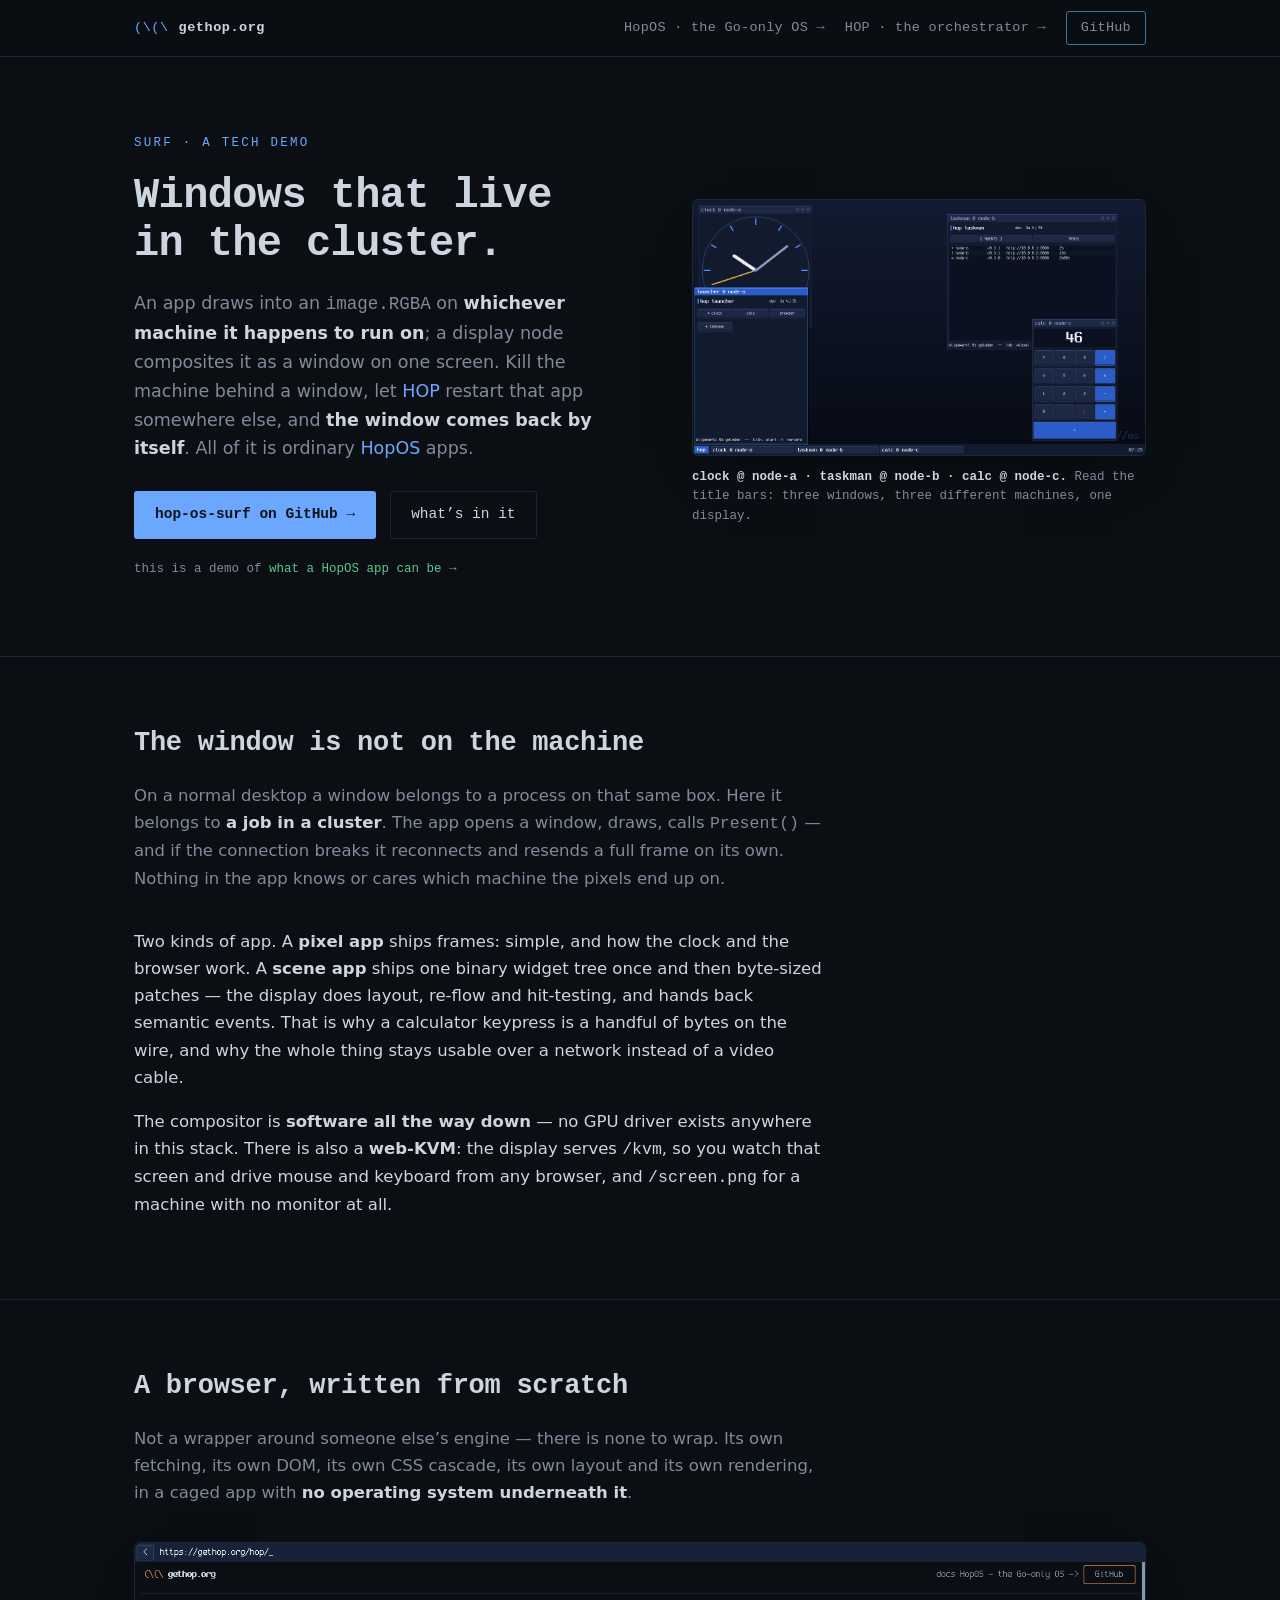
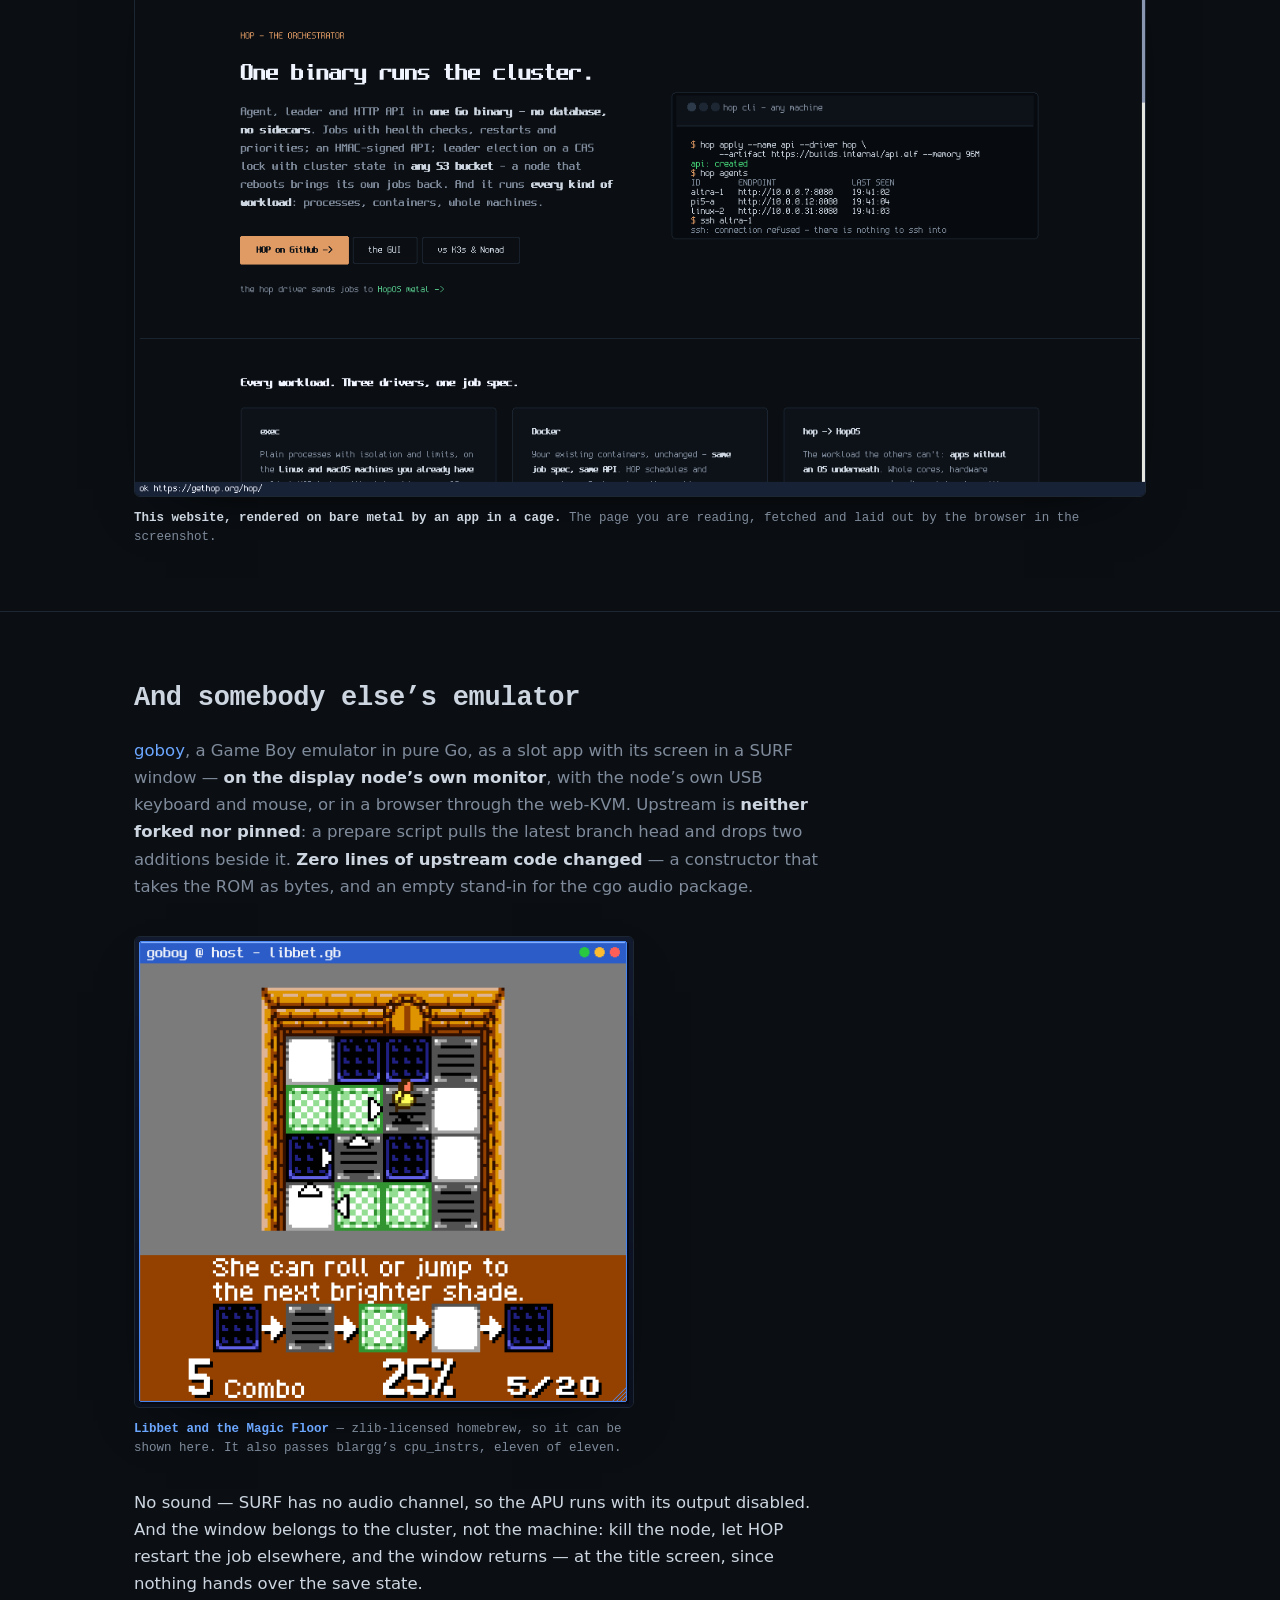
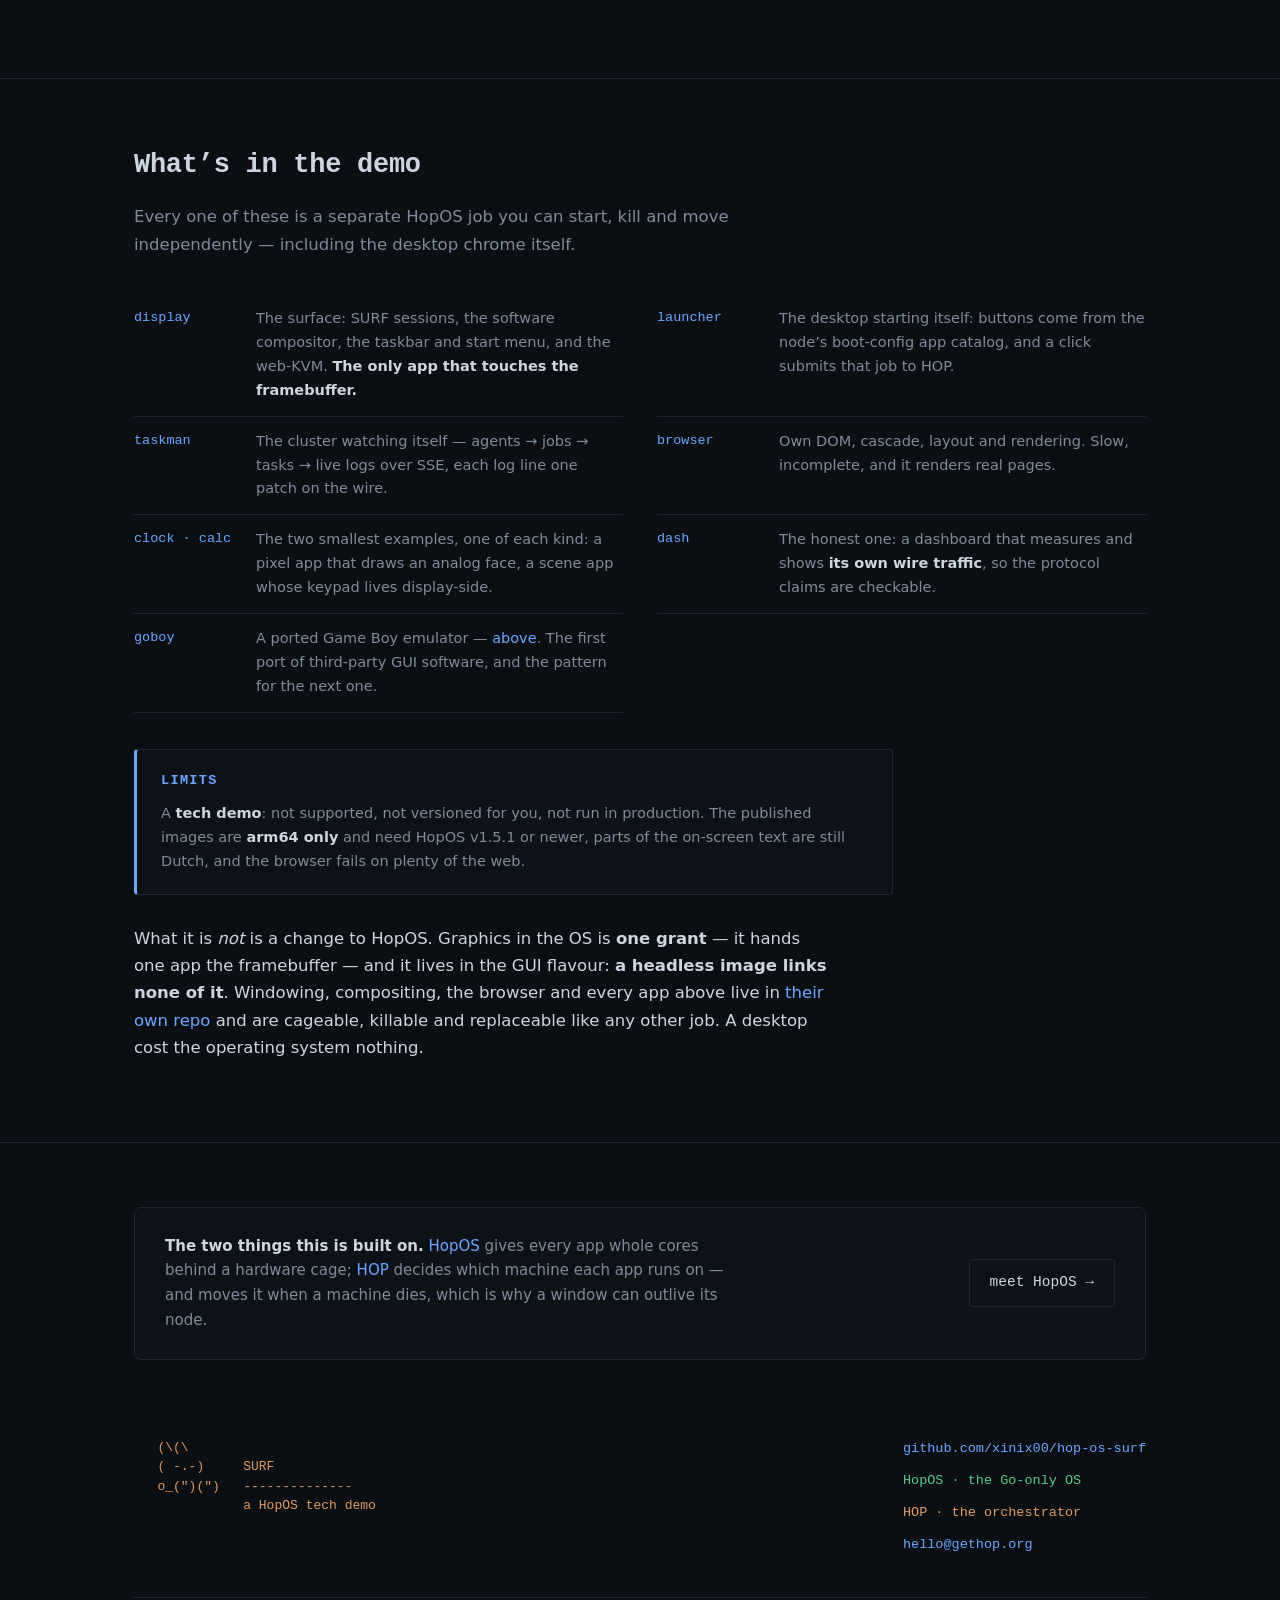
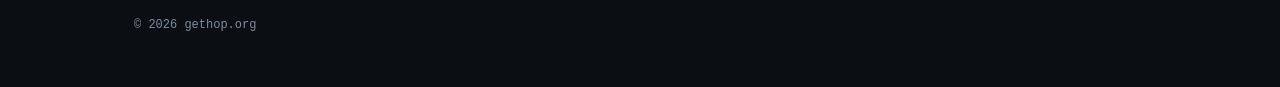
<file: surf/index.html>
<!DOCTYPE html>
<html lang="en">
<head>
<meta charset="utf-8">
<meta name="viewport" content="width=device-width, initial-scale=1">
<title>SURF — windows that live in the cluster. A HopOS tech demo.</title>
<meta name="description" content="SURF: network-transparent windows for HopOS. An app draws anywhere in the cluster, a display node composites it, and a window survives its app moving to another machine. A tech demo, not a product.">
<meta property="og:title" content="SURF — a HopOS tech demo">
<meta property="og:description" content="Network-transparent windows for HopOS: draw anywhere in the cluster, composite on one screen. A demo, not a product.">
<meta property="og:url" content="https://gethop.org/surf/">
<meta property="og:type" content="website">
<link rel="icon" href="data:image/svg+xml,<svg xmlns=%22http://www.w3.org/2000/svg%22 viewBox=%220 0 100 100%22><text y=%22.9em%22 font-size=%2290%22>🐇</text></svg>">
<link rel="stylesheet" href="/style.css?v=6">
</head>
<body class="pg-surf">

<nav class="topbar">
  <div class="wrap topbar-in">
    <a class="brand" href="/"><span class="ears">(\(\</span> gethop.org</a>
    <input type="checkbox" id="menu" class="menu-box">
    <label for="menu" class="menu-btn" aria-label="menu">≡</label>
    <div class="topnav">
      <a class="other-hopos" href="/hopos/">HopOS · the Go-only OS →</a>
      <a class="other-hop" href="/hop/">HOP · the orchestrator →</a>
      <a class="gh" href="https://github.com/xinix00/hop-os-surf">GitHub</a>
    </div>
  </div>
</nav>

<header class="hero">
  <div class="wrap hero-grid">
    <div>
      <p class="pg-mark">SURF · a tech demo</p>
      <h1>Windows that live in the cluster.</h1>
      <p class="lede">An app draws into an <code>image.RGBA</code> on <strong>whichever machine it happens to run on</strong>; a display node composites it as a window on one screen. Kill the machine behind a window, let <a href="/hop/">HOP</a> restart that app somewhere else, and <strong>the window comes back by itself</strong>. All of it is ordinary <a href="/hopos/">HopOS</a> apps.</p>
      <div class="cta-row">
        <a class="btn btn-primary" href="https://github.com/xinix00/hop-os-surf">hop-os-surf on GitHub →</a>
        <a class="btn btn-ghost" href="#parts">what’s in it</a>
      </div>
      <p class="cross">this is a demo of <a class="to-hopos" href="/hopos/">what a HopOS app can be →</a></p>
    </div>
    <figure class="shot" style="margin: 0;">
      <a href="/surf/img/desktop.png"><img src="/surf/img/desktop.png" alt="A desktop with a clock window from node-a, a task manager from node-b and a calculator from node-c, plus a taskbar" width="1280" height="720"></a>
      <figcaption><b>clock @ node-a · taskman @ node-b · calc @ node-c.</b> Read the title bars: three windows, three different machines, one display.</figcaption>
    </figure>
  </div>
</header>

<section>
  <div class="wrap">
    <h2>The window is not on the machine</h2>
    <p class="section-lede">On a normal desktop a window belongs to a process on that same box. Here it belongs to <strong>a job in a cluster</strong>. The app opens a window, draws, calls <code>Present()</code> — and if the connection breaks it reconnects and resends a full frame on its own. Nothing in the app knows or cares which machine the pixels end up on.</p>
    <p>Two kinds of app. A <strong>pixel app</strong> ships frames: simple, and how the clock and the browser work. A <strong>scene app</strong> ships one binary widget tree once and then byte-sized patches — the display does layout, re-flow and hit-testing, and hands back semantic events. That is why a calculator keypress is a handful of bytes on the wire, and why the whole thing stays usable over a network instead of a video cable.</p>
    <p>The compositor is <strong>software all the way down</strong> — no GPU driver exists anywhere in this stack. There is also a <strong>web-KVM</strong>: the display serves <code>/kvm</code>, so you watch that screen and drive mouse and keyboard from any browser, and <code>/screen.png</code> for a machine with no monitor at all.</p>
  </div>
</section>

<section>
  <div class="wrap">
    <h2>A browser, written from scratch</h2>
    <p class="section-lede">Not a wrapper around someone else’s engine — there is none to wrap. Its own fetching, its own DOM, its own CSS cascade, its own layout and its own rendering, in a caged app with <strong>no operating system underneath it</strong>.</p>
    <figure class="shot">
      <a href="/surf/img/browser.png"><img src="/surf/img/browser.png" alt="The SURF browser rendering the gethop.org HOP page" loading="lazy" width="1280" height="700"></a>
      <figcaption><b>This website, rendered on bare metal by an app in a cage.</b> The page you are reading, fetched and laid out by the browser in the screenshot.</figcaption>
    </figure>
  </div>
</section>

<section id="goboy">
  <div class="wrap">
    <h2>And somebody else’s emulator</h2>
    <p class="section-lede"><a href="https://github.com/Humpheh/goboy">goboy</a>, a Game Boy emulator in pure Go, as a slot app with its screen in a SURF window — <strong>on the display node’s own monitor</strong>, with the node’s own USB keyboard and mouse, or in a browser through the web-KVM. Upstream is <strong>neither forked nor pinned</strong>: a prepare script pulls the latest branch head and drops two additions beside it. <strong>Zero lines of upstream code changed</strong> — a constructor that takes the ROM as bytes, and an empty stand-in for the cgo audio package.</p>
    <figure class="shot" style="max-width: 500px;">
      <a href="/surf/img/goboy.png"><img src="/surf/img/goboy.png" alt="A SURF window running Libbet and the Magic Floor: a tiled puzzle floor with the player sprite mid-jump, a 5 combo, 25 per cent and 5 of 20 cells cleared" loading="lazy" width="492" height="464"></a>
      <figcaption><b><a href="https://github.com/pinobatch/libbet">Libbet and the Magic Floor</a></b> — zlib-licensed homebrew, so it can be shown here. It also passes blargg’s <code>cpu_instrs</code>, eleven of eleven.</figcaption>
    </figure>
    <p style="margin-top: 30px;">No sound — SURF has no audio channel, so the APU runs with its output disabled. And the window belongs to the cluster, not the machine: kill the node, let HOP restart the job elsewhere, and the window returns — at the title screen, since nothing hands over the save state.</p>
  </div>
</section>

<section id="parts">
  <div class="wrap">
    <h2>What’s in the demo</h2>
    <p class="section-lede">Every one of these is a separate HopOS job you can start, kill and move independently — including the desktop chrome itself.</p>
    <dl class="apps">
      <div><dt>display</dt><dd>The surface: SURF sessions, the software compositor, the taskbar and start menu, and the web-KVM. <b>The only app that touches the framebuffer.</b></dd></div>
      <div><dt>launcher</dt><dd>The desktop starting itself: buttons come from the node’s boot-config app catalog, and a click submits that job to HOP.</dd></div>
      <div><dt>taskman</dt><dd>The cluster watching itself — agents → jobs → tasks → live logs over SSE, each log line one patch on the wire.</dd></div>
      <div><dt>browser</dt><dd>Own DOM, cascade, layout and rendering. Slow, incomplete, and it renders real pages.</dd></div>
      <div><dt>clock · calc</dt><dd>The two smallest examples, one of each kind: a pixel app that draws an analog face, a scene app whose keypad lives display-side.</dd></div>
      <div><dt>dash</dt><dd>The honest one: a dashboard that measures and shows <b>its own wire traffic</b>, so the protocol claims are checkable.</dd></div>
      <div><dt>goboy</dt><dd>A ported Game Boy emulator — <a href="#goboy">above</a>. The first port of third-party GUI software, and the pattern for the next one.</dd></div>
    </dl>
    <div class="honest">
      <h3>Limits</h3>
      <p>A <b>tech demo</b>: not supported, not versioned for you, not run in production. The published images are <b>arm64 only</b> and need HopOS v1.5.1 or newer, parts of the on-screen text are still Dutch, and the browser fails on plenty of the web.</p>
    </div>
    <p style="margin-top: 30px;">What it is <em>not</em> is a change to HopOS. Graphics in the OS is <strong>one grant</strong> — it hands one app the framebuffer — and it lives in the GUI flavour: <strong>a headless image links none of it</strong>. Windowing, compositing, the browser and every app above live in <a href="https://github.com/xinix00/hop-os-surf">their own repo</a> and are cageable, killable and replaceable like any other job. A desktop cost the operating system nothing.</p>
  </div>
</section>

<section style="border-bottom: 0; padding-bottom: 24px;">
  <div class="wrap">
    <div class="together">
      <p><b>The two things this is built on.</b> <a href="/hopos/">HopOS</a> gives every app whole cores behind a hardware cage; <a href="/hop/">HOP</a> decides which machine each app runs on — and moves it when a machine dies, which is why a window can outlive its node.</p>
      <a class="btn btn-ghost" href="/hopos/" style="--acc-dim: var(--leaf-dim)">meet HopOS →</a>
    </div>
  </div>
</section>

<footer>
  <div class="wrap foot-grid">
    <pre>   (\(\
   ( -.-)     SURF
   o_(")(")   --------------
              a HopOS tech demo</pre>
    <div class="foot-links">
      <a class="l-surf" href="https://github.com/xinix00/hop-os-surf">github.com/xinix00/hop-os-surf</a>
      <a class="l-hopos" href="/hopos/">HopOS · the Go-only OS</a>
      <a class="l-hop" href="/hop/">HOP · the orchestrator</a>
      <a href="mailto:hello@gethop.org">hello@gethop.org</a>
    </div>
  </div>
  <div class="wrap"><p class="foot-copy">© 2026 gethop.org</p></div>
</footer>

</body>
</html>
</file>
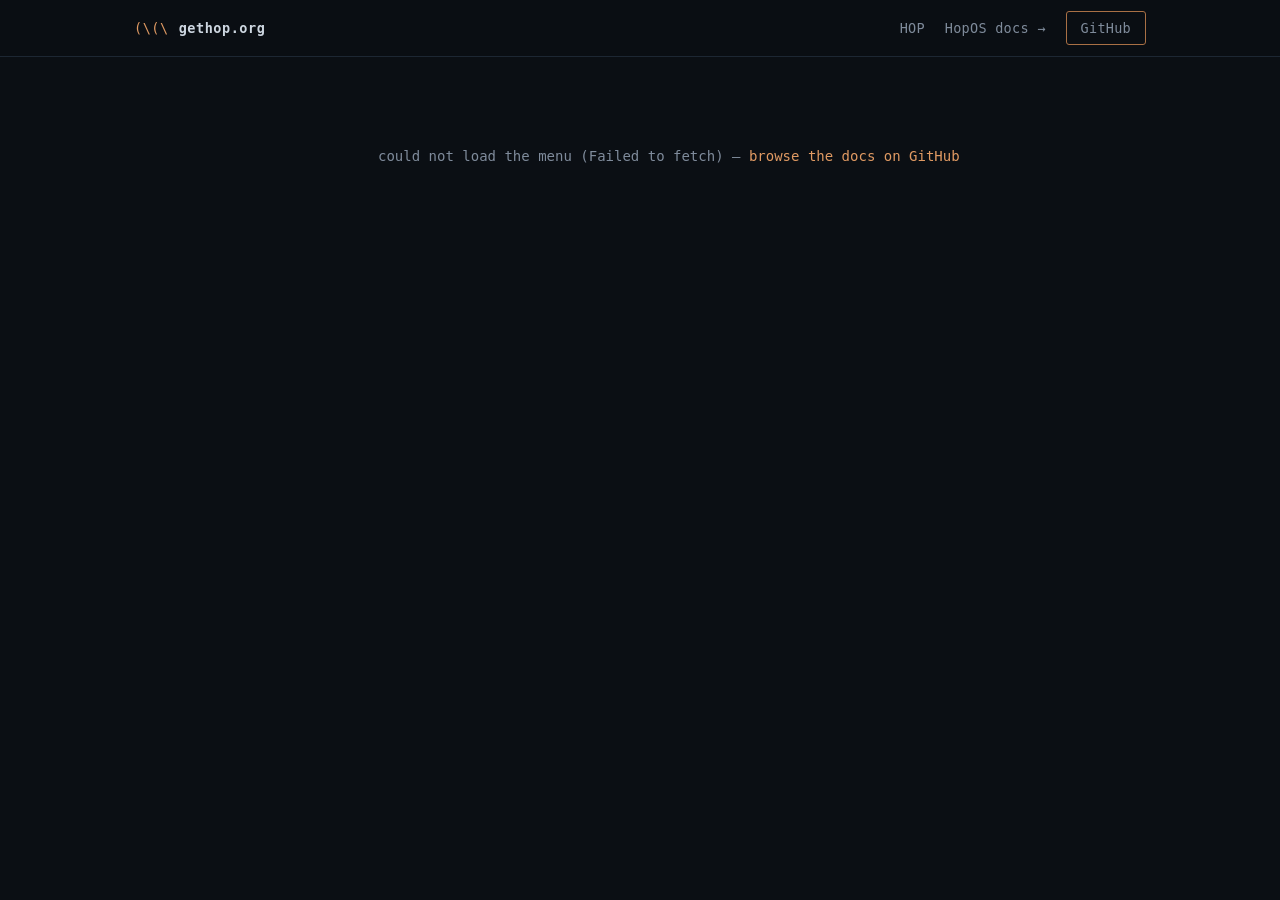
<file: hop/docs/index.html>
<!DOCTYPE html>
<html lang="en">
<head>
<meta charset="utf-8">
<meta name="viewport" content="width=device-width, initial-scale=1">
<title>HOP docs — gethop.org</title>
<meta name="description" content="HOP documentation: the CLI, HTTP API, configuration, architecture and lifecycles of the orchestrator.">
<link rel="icon" href="data:image/svg+xml,<svg xmlns=%22http://www.w3.org/2000/svg%22 viewBox=%220 0 100 100%22><text y=%22.9em%22 font-size=%2290%22>🐇</text></svg>">
<link rel="stylesheet" href="/style.css?v=6">
</head>
<!-- De docs leven in github.com/xinix00/hop/docs (menu = docs/menu.md);
     dit is alleen de bril — zie /docs/viewer.js. -->
<body class="pg-hop" data-repo="xinix00/hop">

<nav class="topbar">
  <div class="wrap topbar-in">
    <a class="brand" href="/"><span class="ears">(\(\</span> gethop.org</a>
    <input type="checkbox" id="menu" class="menu-box">
    <label for="menu" class="menu-btn" aria-label="menu">≡</label>
    <div class="topnav">
      <a href="/hop/">HOP</a>
      <a class="other-hopos" href="/hopos/docs/">HopOS docs →</a>
      <a class="gh" href="https://github.com/xinix00/hop">GitHub</a>
    </div>
  </div>
</nav>

<div class="wrap docs-grid">
  <div>
    <input type="checkbox" id="pages" class="pages-box">
    <label for="pages" class="pages-btn">pages ▾</label>
    <nav class="docs-nav" id="nav"></nav>
  </div>
  <article class="md" id="md"><p class="state">$ fetch menu.md<span class="cur">▌</span></p></article>
</div>

<script src="/viewer.js?v=2"></script>
</body>
</html>
</file>
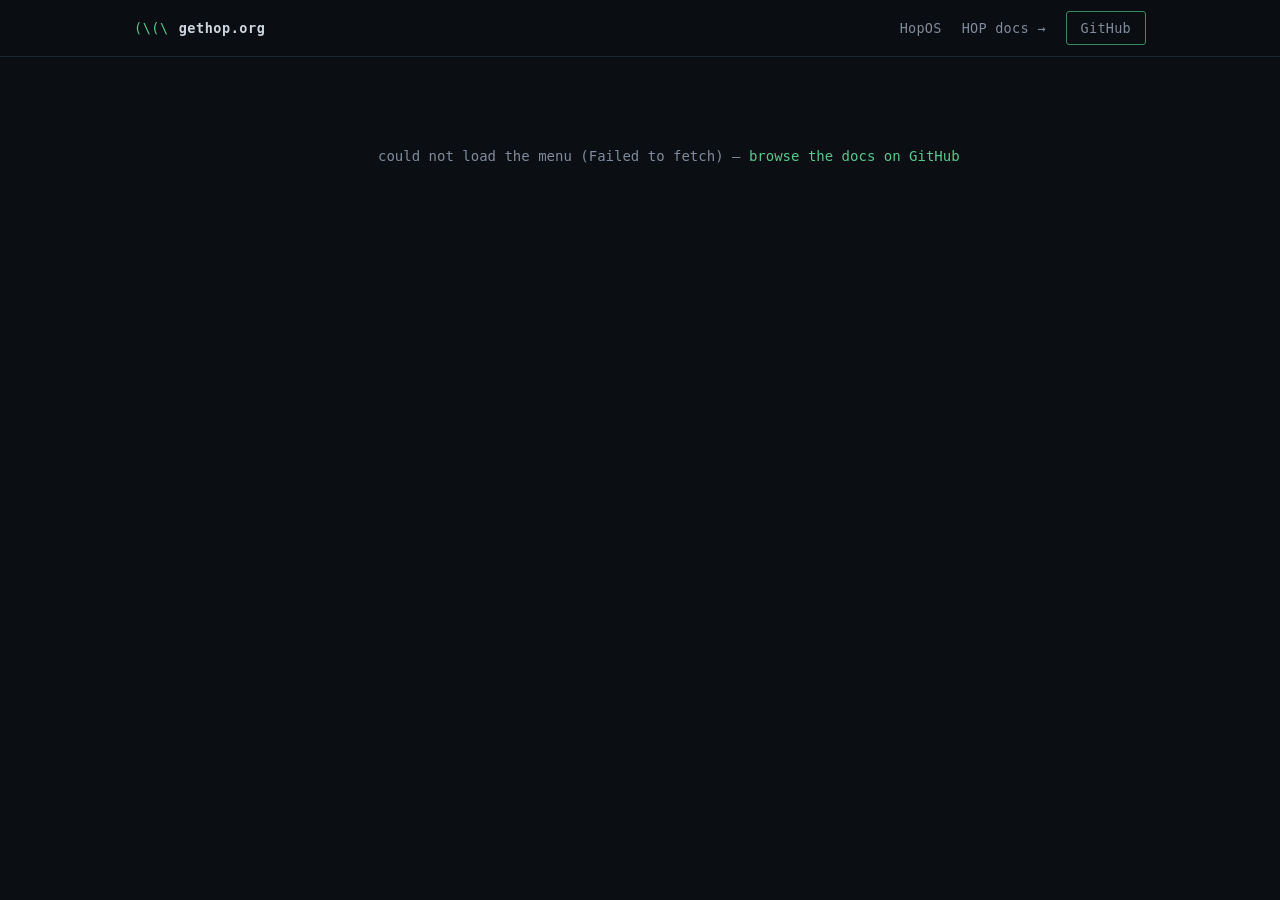
<file: hopos/docs/index.html>
<!DOCTYPE html>
<html lang="en">
<head>
<meta charset="utf-8">
<meta name="viewport" content="width=device-width, initial-scale=1">
<title>HopOS docs — gethop.org</title>
<meta name="description" content="HopOS documentation: flash & boot, configure a node, write a Go app, and the technical story.">
<link rel="icon" href="data:image/svg+xml,<svg xmlns=%22http://www.w3.org/2000/svg%22 viewBox=%220 0 100 100%22><text y=%22.9em%22 font-size=%2290%22>🐇</text></svg>">
<link rel="stylesheet" href="/style.css?v=6">
</head>
<!-- De docs leven in github.com/xinix00/HopOS/docs (menu = docs/menu.md);
     dit is alleen de bril — zie /docs/viewer.js. -->
<body class="pg-hopos" data-repo="xinix00/HopOS">

<nav class="topbar">
  <div class="wrap topbar-in">
    <a class="brand" href="/"><span class="ears">(\(\</span> gethop.org</a>
    <input type="checkbox" id="menu" class="menu-box">
    <label for="menu" class="menu-btn" aria-label="menu">≡</label>
    <div class="topnav">
      <a href="/hopos/">HopOS</a>
      <a class="other-hop" href="/hop/docs/">HOP docs →</a>
      <a class="gh" href="https://github.com/xinix00/HopOS">GitHub</a>
    </div>
  </div>
</nav>

<div class="wrap docs-grid">
  <div>
    <input type="checkbox" id="pages" class="pages-box">
    <label for="pages" class="pages-btn">pages ▾</label>
    <nav class="docs-nav" id="nav"></nav>
  </div>
  <article class="md" id="md"><p class="state">$ fetch menu.md<span class="cur">▌</span></p></article>
</div>

<script src="/viewer.js?v=2"></script>
</body>
</html>
</file>
<file: style.css>
/* gethop.org — two products, two voices, one dark habitat.
   HopOS speaks phosphor green (it IS the console color of the OS);
   HOP speaks copper (the operator's tool — the metal in bare metal).
   The SURF banner borrows the blue of its own compositor — cooler than both,
   because it is a thing that runs on HopOS, not a third product.
   Each page sets --acc via a body class; everything inherits its voice. */
:root {
  --bg: #0b0f14;
  --panel: #10161d;
  --panel-2: #0d1219;
  --line: #1d2733;
  --text: #cdd6e0;
  --muted: #7f8b9b;
  --copper: #e09a63;
  --copper-dim: #a97045;
  --leaf: #56c88b;
  --leaf-dim: #3a8a60;
  --wave: #6ba6ff;
  --wave-dim: #43709f;
  --phosphor: #46d979;
  --fault: #e0654f;
  --acc: var(--copper);
  --acc-dim: var(--copper-dim);
  --mono: ui-monospace, "SF Mono", "Cascadia Code", "JetBrains Mono", Menlo, Consolas, monospace;
  --sans: system-ui, -apple-system, "Segoe UI", Roboto, sans-serif;
}
* { box-sizing: border-box; }
html { scroll-behavior: smooth; }
@media (prefers-reduced-motion: reduce) { html { scroll-behavior: auto; } }
body {
  margin: 0; background: var(--bg); color: var(--text);
  font-family: var(--sans); font-size: 16.5px; line-height: 1.65;
  -webkit-font-smoothing: antialiased;
}
body.pg-hopos { --acc: var(--leaf); --acc-dim: var(--leaf-dim); }
body.pg-hop { --acc: var(--copper); --acc-dim: var(--copper-dim); }
body.pg-surf { --acc: var(--wave); --acc-dim: var(--wave-dim); }
a { color: var(--acc); text-decoration: none; }
a:hover { text-decoration: underline; text-underline-offset: 3px; }
a:focus-visible { outline: 2px solid var(--acc); outline-offset: 3px; border-radius: 2px; }
.wrap { max-width: 1060px; margin: 0 auto; padding: 0 24px; }

/* ── topbar ─────────────────────────────────────────────── */
.topbar {
  position: sticky; top: 0; z-index: 10;
  background: color-mix(in srgb, var(--bg) 88%, transparent);
  backdrop-filter: blur(8px);
  border-bottom: 1px solid var(--line);
}
.topbar-in {
  display: flex; align-items: center; gap: 28px;
  height: 56px; font-family: var(--mono); font-size: 13.5px;
}
.brand { display: flex; align-items: baseline; gap: 10px; color: var(--text); font-weight: 700; letter-spacing: .04em; }
.brand:hover { text-decoration: none; }
.brand .ears { color: var(--acc); font-weight: 400; }
.topnav { display: flex; gap: 20px; margin-left: auto; align-items: center; }
.topnav a { color: var(--muted); letter-spacing: .02em; }
.topnav a:hover { color: var(--text); text-decoration: none; }
.topnav a.other-hopos:hover { color: var(--leaf); }
.topnav a.other-hop:hover { color: var(--copper); }
.topnav a.other-surf:hover { color: var(--wave); }
.gh {
  border: 1px solid var(--acc-dim); color: var(--acc);
  padding: 5px 14px; border-radius: 3px; letter-spacing: .02em;
}
.topnav a.gh:hover, .gh:hover {
  background: var(--acc); color: var(--bg); text-decoration: none;
}

/* mobiel: hamburger (checkbox-truc, geen JS) — de links passen niet naast
   het merk, dus onder 720px klapt de nav in een paneel onder de balk. */
.menu-box { display: none; }
.menu-btn { display: none; }
@media (max-width: 720px) {
  .topbar-in { position: relative; }
  .menu-btn {
    display: block; margin-left: auto; cursor: pointer;
    font-family: var(--mono); font-size: 19px; line-height: 1;
    color: var(--muted); padding: 6px 12px;
    border: 1px solid var(--line); border-radius: 3px;
  }
  .menu-box:checked ~ .menu-btn { color: var(--acc); border-color: var(--acc-dim); }
  .topnav { display: none; }
  .menu-box:checked ~ .topnav {
    display: grid; gap: 14px; justify-items: start;
    position: absolute; top: 55px; left: -24px; right: -24px;
    margin: 0; padding: 20px 32px 24px;
    background: var(--panel-2); border-bottom: 1px solid var(--line);
  }
  .menu-box:checked ~ .topnav a:not(.gh) { padding: 2px 0; }
}

/* ── chooser (front page) ───────────────────────────────── */
.chooser { min-height: 100svh; display: grid; align-content: center; padding: 48px 0; }
.chooser-head { margin-bottom: 42px; }
.chooser-head pre {
  margin: 0 0 20px; font-family: var(--mono); font-size: 14px; line-height: 1.5;
  color: var(--copper);
}
.chooser-head p { color: var(--muted); font-size: 19px; max-width: 32em; margin: 0; }
.chooser-head p strong { color: var(--text); }
.doors { display: grid; grid-template-columns: 1fr 1fr; gap: 22px; }
@media (max-width: 800px) { .doors { grid-template-columns: 1fr; } }
.door {
  display: block; border: 1px solid var(--line); border-radius: 6px;
  padding: 32px 32px 28px; background: var(--panel-2); color: var(--text);
  transition: border-color .15s ease;
}
.door:hover { text-decoration: none; border-color: var(--acc-dim); }
.door .name { font-family: var(--mono); font-size: 32px; font-weight: 700; color: var(--acc); letter-spacing: -.01em; }
.door .role {
  font-family: var(--mono); font-size: 12.5px; letter-spacing: .18em;
  text-transform: uppercase; color: var(--muted); margin: 4px 0 16px;
}
.door p { margin: 0 0 20px; font-size: 15px; color: var(--muted); }
.door p b { color: var(--text); font-weight: 600; }
.door .go { font-family: var(--mono); font-size: 13.5px; color: var(--acc); }
.door-hopos { --acc: var(--leaf); --acc-dim: var(--leaf-dim); }
.door-hop { --acc: var(--copper); --acc-dim: var(--copper-dim); }

/* SURF krijgt een échte banner: een gevuld blauw blok, zoals een advertentie.
   Hij mág schreeuwen — maar hij is één regel hoog en heeft geen kop, dus hij
   kan nooit voor een sectie doorgaan. Het label zegt wat het is. */
.banner {
  display: flex; align-items: center; gap: 16px; flex-wrap: wrap;
  margin-top: 30px; padding: 17px 24px; border-radius: 5px;
  font-family: var(--mono); color: #eaf2ff;
  background: linear-gradient(100deg,
    color-mix(in srgb, var(--wave) 54%, #071019),
    color-mix(in srgb, var(--wave) 38%, #071019));
  transition: filter .15s ease;
}
.banner:hover { text-decoration: none; filter: brightness(1.14); }
.banner-name { font-size: 19px; font-weight: 700; letter-spacing: .02em; color: #fff; }
.banner-sub { font-size: 14px; color: color-mix(in srgb, #fff 74%, var(--wave)); }
.banner .badge {
  font-size: 10.5px; letter-spacing: .16em; text-transform: uppercase;
  font-weight: 700; margin-left: auto; padding: 3px 9px;
  background: #eaf2ff; color: #0d1a2b; border-radius: 3px;
}
/* Zodra de regel wikkelt hoort het label niet meer rechts te hangen. */
@media (max-width: 620px) { .banner .badge { margin-left: 0; } }
.chooser-foot {
  margin-top: 46px; font-family: var(--mono); font-size: 12.5px; color: var(--muted);
  display: flex; gap: 24px; flex-wrap: wrap;
}
.chooser-foot a { color: var(--muted); }
.chooser-foot a:hover { color: var(--text); }

/* ── page hero ──────────────────────────────────────────── */
.hero { padding: 76px 0 64px; border-bottom: 1px solid var(--line); }
.hero-grid { display: grid; grid-template-columns: 1.05fr .95fr; gap: 56px; align-items: center; }
@media (max-width: 880px) { .hero-grid { grid-template-columns: 1fr; } }
.pg-mark {
  font-family: var(--mono); font-size: 12.5px; letter-spacing: .18em;
  text-transform: uppercase; color: var(--acc); margin: 0 0 18px;
}
h1 {
  font-family: var(--mono); font-size: clamp(28px, 4.2vw, 42px);
  line-height: 1.16; letter-spacing: -.015em; margin: 0 0 20px;
  font-weight: 700; text-wrap: balance;
}
.lede { font-size: 17.5px; color: var(--muted); max-width: 30em; margin: 0 0 28px; }
.lede strong { color: var(--text); font-weight: 600; }
.cta-row { display: flex; gap: 14px; flex-wrap: wrap; align-items: center; }
.btn {
  font-family: var(--mono); font-size: 14.5px; padding: 11px 20px;
  border-radius: 3px; border: 1px solid transparent;
}
.btn-primary { background: var(--acc); color: #101418; font-weight: 700; }
.btn-primary:hover { filter: brightness(1.12); text-decoration: none; }
.btn-ghost { border-color: var(--line); color: var(--text); }
.btn-ghost:hover { border-color: var(--acc-dim); text-decoration: none; }
.btn-dl { display: inline-flex; align-items: center; gap: 9px; }
.btn-dl svg { flex: none; }
.cross { font-family: var(--mono); font-size: 12.5px; margin-top: 20px; color: var(--muted); }
.cross a.to-hop { color: var(--copper); }
.cross a.to-hopos { color: var(--leaf); }

/* ── sections ───────────────────────────────────────────── */
section { padding: 64px 0; border-bottom: 1px solid var(--line); }
h2 {
  font-family: var(--mono); font-size: clamp(21px, 2.8vw, 27px);
  letter-spacing: -.01em; margin: 0 0 16px; text-wrap: balance;
}
.section-lede { color: var(--muted); max-width: 42em; margin: 0 0 36px; }
.section-lede strong, section p strong { color: var(--text); font-weight: 600; }
section p { max-width: 42em; }

/* ── terminal ───────────────────────────────────────────── */
.term {
  background: #070b10; border: 1px solid var(--line); border-radius: 6px;
  overflow: hidden; box-shadow: 0 24px 60px -32px rgba(0,0,0,.9);
}
.term-bar {
  display: flex; align-items: center; gap: 8px;
  padding: 9px 14px; border-bottom: 1px solid var(--line);
  font-family: var(--mono); font-size: 11.5px; color: var(--muted);
  letter-spacing: .05em; background: var(--panel-2);
}
.term-bar .dot { width: 9px; height: 9px; border-radius: 50%; background: var(--line); }
.term-bar .dot:first-child { background: #2c3a4a; }
.term pre {
  margin: 0; padding: 18px 18px 20px; overflow-x: auto;
  font-family: var(--mono); font-size: 12.8px; line-height: 1.62;
  color: var(--phosphor);
}
.term .dim { color: #2f7a4c; }
.term .hi { color: #7dffa8; font-weight: 700; }
.term .fault { color: var(--fault); }
.term .cmt { color: var(--muted); }
.term .ps { color: var(--copper); }
.term-cli pre { color: var(--text); font-size: 13px; }
.term-cli .out { color: var(--phosphor); }
.boot-line { opacity: 0; animation: bootline .01s linear forwards; }
@keyframes bootline { to { opacity: 1; } }
@media (prefers-reduced-motion: reduce) { .boot-line { animation: none; opacity: 1; } }

/* ── tables ─────────────────────────────────────────────── */
.tbl-wrap { overflow-x: auto; border: 1px solid var(--line); border-radius: 5px; }
table { border-collapse: collapse; width: 100%; min-width: 640px; font-size: 14.5px; }
th {
  font-family: var(--mono); font-size: 12px; text-transform: uppercase;
  letter-spacing: .1em; color: var(--muted); font-weight: 600; text-align: left;
}
th, td { padding: 13px 18px; border-bottom: 1px solid var(--line); vertical-align: top; }
tr:last-child td { border-bottom: 0; }
thead tr { background: var(--panel-2); }
td:first-child { color: var(--muted); }
td.us { color: var(--text); }
td.us::before { content: "▸ "; color: var(--acc); }

/* ── ladder ─────────────────────────────────────────────── */
.ladder { display: grid; gap: 12px; max-width: 720px; font-variant-numeric: tabular-nums; }
.rung { display: grid; grid-template-columns: 240px 1fr 90px; gap: 16px; align-items: center; font-size: 14px; }
@media (max-width: 720px) { .rung { grid-template-columns: 150px 1fr 80px; } }
.rung .lbl { color: var(--muted); }
.rung .lbl b { color: var(--text); font-weight: 600; }
.rung .bar { height: 10px; border-radius: 2px; background: var(--panel); position: relative; overflow: hidden; }
.rung .bar i { position: absolute; inset: 0 auto 0 0; background: var(--acc-dim); border-radius: 2px; }
.rung:first-child .bar i { background: var(--acc); }
.rung .n { font-family: var(--mono); font-size: 13.5px; color: var(--text); text-align: right; }
.ladder-sub {
  font-family: var(--mono); font-size: 13px; color: var(--muted);
  max-width: 720px; text-align: right; margin: 14px 0 0;
}
.ladder-sub b { color: var(--acc); }

/* Per-architectuur-sprossen: je compileert er precies één van, dus ze staan
   onder een streep en dragen hun eigen label i.p.v. dat ze meetellen alsof
   elke node alles draait. */
.rung-split {
  grid-column: 1 / -1; margin: 6px 0 2px; padding-top: 12px;
  border-top: 1px dashed var(--line);
  font-family: var(--mono); font-size: 12px; letter-spacing: .1em;
  text-transform: uppercase; color: var(--muted);
}
.rung-split b { color: var(--acc); font-weight: 600; }
.rung-arch .lbl b { color: var(--acc); }
.rung-arch .bar i { background: color-mix(in srgb, var(--acc) 55%, var(--panel)); }
.rung-board .lbl b { color: var(--text); }
.rung-board .bar i { background: color-mix(in srgb, var(--acc) 28%, var(--panel)); }

/* ── cards & callouts ───────────────────────────────────── */
.cards { display: grid; grid-template-columns: repeat(3, 1fr); gap: 20px; }
@media (max-width: 880px) { .cards { grid-template-columns: 1fr; } }
.card { border: 1px solid var(--line); border-radius: 5px; padding: 24px; background: var(--panel-2); }
.card h3 { font-family: var(--mono); font-size: 15.5px; margin: 0 0 10px; letter-spacing: .01em; color: var(--text); }
.card p { font-size: 14.5px; color: var(--muted); margin: 0; max-width: none; }
.card p b { color: var(--text); font-weight: 600; }
.honest {
  border: 1px solid var(--line); border-left: 3px solid var(--acc);
  border-radius: 4px; padding: 20px 24px; background: var(--panel-2);
  max-width: 46em; margin-top: 36px;
}
.honest h3 { font-family: var(--mono); font-size: 13.5px; letter-spacing: .1em; text-transform: uppercase; margin: 0 0 10px; color: var(--acc); }
.honest p { font-size: 14.5px; color: var(--muted); margin: 0; max-width: none; }
.honest p b { color: var(--text); }

/* ── screenshots ────────────────────────────────────────── */
.shot { margin: 0; }
.shot img {
  display: block; width: 100%; height: auto; border: 1px solid var(--line);
  border-radius: 6px; background: #070b10;
  box-shadow: 0 24px 60px -32px rgba(0,0,0,.9);
}
.shot figcaption {
  font-family: var(--mono); font-size: 12.5px; color: var(--muted);
  margin-top: 12px; line-height: 1.55;
}
.shot figcaption b { color: var(--text); font-weight: 600; }

/* ── kant-en-klare apps ─────────────────────────────────── */
.apps { display: grid; grid-template-columns: repeat(2, 1fr); gap: 0 34px; margin: 0; }
@media (max-width: 720px) { .apps { grid-template-columns: 1fr; } }
.apps div {
  display: grid; grid-template-columns: 108px 1fr; gap: 14px;
  padding: 13px 0; border-bottom: 1px solid var(--line); font-size: 14.5px;
}
.apps dt {
  font-family: var(--mono); font-size: 13.5px; color: var(--acc);
  margin: 0; overflow-wrap: anywhere;
}
.apps dd { margin: 0; color: var(--muted); }
.apps dd b { color: var(--text); font-weight: 600; }

/* ── quickstart ─────────────────────────────────────────── */
.qs-grid { display: grid; grid-template-columns: 1fr 1fr; gap: 24px; }
@media (max-width: 880px) { .qs-grid { grid-template-columns: 1fr; } }

/* ── footer ─────────────────────────────────────────────── */
footer { padding: 54px 0 56px; }
.foot-grid {
  display: flex; justify-content: space-between; align-items: flex-start;
  gap: 48px; flex-wrap: wrap;
}
footer pre {
  margin: 0; font-family: var(--mono); font-size: 13px; line-height: 1.5;
  color: var(--copper); flex-shrink: 0;
}
.foot-links { font-family: var(--mono); font-size: 13.5px; display: grid; gap: 10px; justify-items: start; }
.foot-links .l-hopos { color: var(--leaf); }
.foot-links .l-hop { color: var(--copper); }
.foot-links .l-surf { color: var(--wave); }
.foot-copy {
  margin: 40px 0 0; padding-top: 18px; border-top: 1px solid var(--line);
  font-family: var(--mono); font-size: 12px; color: var(--muted);
}

/* ── hardware-status ────────────────────────────────────── */
.st { font-family: var(--mono); font-size: 12.5px; white-space: nowrap; }
.st::before { content: "● "; }
.st-ok { color: var(--leaf); }
.st-wip { color: var(--copper); }
.st-plan { color: var(--muted); }

/* ── better together ────────────────────────────────────── */
.together {
  border: 1px solid var(--line); border-radius: 6px; background: var(--panel-2);
  padding: 26px 30px; display: flex; gap: 24px; align-items: center;
  justify-content: space-between; flex-wrap: wrap;
}
.together p { margin: 0; max-width: 38em; font-size: 15px; color: var(--muted); }
.together p b { color: var(--text); }

/* ── docs-viewer ─────────────────────────────────────────── */
  .docs-grid { display: grid; grid-template-columns: 220px 1fr; gap: 48px; padding: 48px 0 80px; }
  @media (max-width: 800px) { .docs-grid { grid-template-columns: 1fr; gap: 24px; } }
  .docs-nav { position: sticky; top: 80px; align-self: start; font-family: var(--mono); font-size: 13.5px; }
  @media (max-width: 800px) { .docs-nav { position: static; } }
  .pages-box, .pages-btn { display: none; }
  @media (max-width: 800px) {
    .pages-btn {
      display: block; cursor: pointer; font-family: var(--mono);
      font-size: 13.5px; color: var(--muted); padding: 9px 14px;
      border: 1px solid var(--line); border-radius: 4px; background: var(--panel-2);
    }
    .pages-box:checked ~ .pages-btn { color: var(--acc); border-color: var(--acc-dim); border-radius: 4px 4px 0 0; }
    .docs-nav { display: none; }
    .pages-box:checked ~ .docs-nav {
      display: block; border: 1px solid var(--line); border-top: 0;
      border-radius: 0 0 4px 4px; background: var(--panel-2);
      padding: 16px 22px 20px; margin-top: 0;
    }
    .docs-grid { gap: 0 24px; }
    .md { margin-top: 24px; }
  }
  .docs-nav h3 {
    font-size: 11.5px; letter-spacing: .16em; text-transform: uppercase;
    color: var(--muted); margin: 22px 0 10px; font-weight: 600;
  }
  .docs-nav h3:first-child { margin-top: 0; }
  .docs-nav a { display: block; color: var(--muted); padding: 4px 0; }
  .docs-nav a:hover { color: var(--text); text-decoration: none; }
  .docs-nav a.on { color: var(--acc); }
  .docs-nav .gh-src { margin-top: 26px; font-size: 12px; }

  .md { min-width: 0; max-width: 46em; }
  .md h1 { font-size: clamp(26px, 3.4vw, 34px); margin: 0 0 18px; }
  .md h2 { font-size: 21px; margin: 40px 0 14px; }
  .md h3 { font-family: var(--mono); font-size: 16px; margin: 30px 0 10px; }
  .md p, .md li { color: var(--text); }
  .md p { margin: 0 0 16px; }
  .md ul, .md ol { padding-left: 24px; margin: 0 0 16px; }
  .md li { margin: 6px 0; }
  .md strong { color: var(--text); font-weight: 600; }
  .md em { color: var(--muted); }
  .md code {
    font-family: var(--mono); font-size: .88em; background: var(--panel);
    border: 1px solid var(--line); border-radius: 3px; padding: 1px 5px;
  }
  .md pre {
    background: #070b10; border: 1px solid var(--line); border-radius: 6px;
    padding: 16px 18px; overflow-x: auto; margin: 0 0 18px;
    font-family: var(--mono); font-size: 13px; line-height: 1.6;
  }
  .md pre code { background: none; border: 0; padding: 0; font-size: inherit; }
  .md table { border-collapse: collapse; width: 100%; font-size: 14px; margin: 0 0 18px; }
  .md .md-tbl { overflow-x: auto; border: 1px solid var(--line); border-radius: 5px; margin: 0 0 18px; }
  .md .md-tbl table { margin: 0; min-width: 540px; }
  .md th { font-family: var(--mono); font-size: 11.5px; text-transform: uppercase; letter-spacing: .08em; color: var(--muted); text-align: left; background: var(--panel-2); }
  .md th, .md td { padding: 10px 14px; border-bottom: 1px solid var(--line); vertical-align: top; }
  .md tr:last-child td { border-bottom: 0; }
  .md blockquote { border-left: 3px solid var(--acc-dim); margin: 0 0 16px; padding: 2px 0 2px 18px; color: var(--muted); }
  .md hr { border: 0; border-top: 1px solid var(--line); margin: 32px 0; }
  .md .mermaid { margin: 0 0 18px; }
  .md .mermaid svg { max-width: 100%; }
  .md img { max-width: 100%; border: 1px solid var(--line); border-radius: 5px; }
  .md .state { color: var(--muted); font-family: var(--mono); font-size: 14px; padding: 40px 0; }
  .md .state .cur { color: var(--acc); animation: statecur 1s steps(1) infinite; }
  @keyframes statecur { 50% { opacity: 0; } }
  @media (prefers-reduced-motion: reduce) { .md .state .cur { animation: none; } }
</file>
